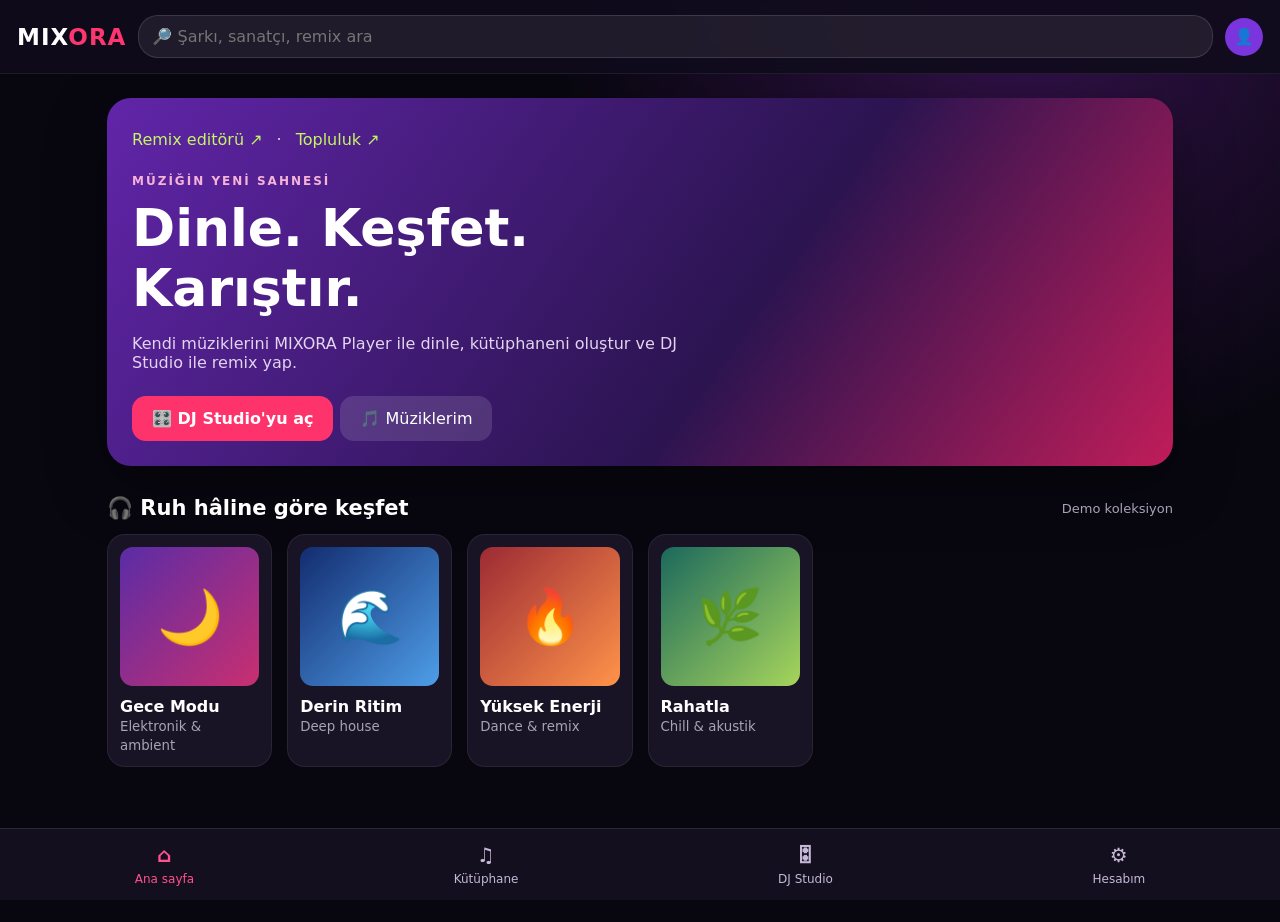
<file: index.html>
<!doctype html><html lang="tr"><head><meta charset="utf-8"><meta name="viewport" content="width=device-width,initial-scale=1,viewport-fit=cover"><meta name="theme-color" content="#0a0712"><title>MIXORA · AI DJ Studio</title><style>
:root{color-scheme:dark;font-family:system-ui,-apple-system,sans-serif;background:#080710;color:#fff}*{box-sizing:border-box}body{margin:0;background:radial-gradient(circle at 80% 0%,#35124d 0,transparent 34%),#080710}button,input{font:inherit}button{cursor:pointer;border:0;color:inherit}header{position:sticky;top:0;z-index:10;display:flex;align-items:center;gap:12px;padding:15px 17px;background:#100b1ce8;backdrop-filter:blur(15px);border-bottom:1px solid #ffffff12}.logo{font-weight:900;letter-spacing:1px;font-size:23px}.logo span{color:#fc366e}.search{flex:1;min-width:0;border:1px solid #ffffff20;background:#ffffff12;color:white;border-radius:20px;padding:11px 13px}.avatar{background:#7b35dd;width:38px;height:38px;border-radius:50%}.wrap{max-width:1100px;margin:auto;padding:24px 17px 155px}.hero{padding:25px;border-radius:24px;background:linear-gradient(125deg,#6125a9,#2b1450 60%,#c01d59);box-shadow:0 20px 60px #0006}.eyebrow{font-size:12px;font-weight:800;letter-spacing:2px;color:#f6b3d7}.hero h1{font-size:clamp(29px,5vw,52px);margin:10px 0}.hero p{color:#e3d4ef;max-width:550px}.cta{background:#ff336c;padding:13px 20px;border-radius:14px;font-weight:800;margin-top:8px}.outline{background:#ffffff20;padding:13px 20px;border-radius:14px;margin-left:7px}.section{margin:30px 0 14px;display:flex;justify-content:space-between;align-items:center}.section h2{margin:0;font-size:21px}.muted{color:#a9a2b7;font-size:13px}.grid{display:grid;grid-template-columns:repeat(auto-fill,minmax(155px,1fr));gap:15px}.card{background:#191425;border:1px solid #ffffff12;border-radius:18px;padding:12px;text-align:left;min-width:0}.cover{aspect-ratio:1;border-radius:13px;display:grid;place-items:center;font-size:53px;background:linear-gradient(135deg,#5a2ca6,#c92f70)}.card:nth-child(2) .cover{background:linear-gradient(135deg,#132c70,#4e9ee8)}.card:nth-child(3) .cover{background:linear-gradient(135deg,#9c2a34,#ff934a)}.card:nth-child(4) .cover{background:linear-gradient(135deg,#1c695d,#a6d55b)}.card strong{display:block;margin-top:11px}.card small{color:#a9a2b7}.videos{display:grid;grid-template-columns:repeat(auto-fit,minmax(230px,1fr));gap:15px}.video{background:#191425;border:1px solid #ffffff12;border-radius:17px;padding:0;overflow:hidden;text-align:left}.thumb{height:145px;display:grid;place-items:center;font-size:50px;background:linear-gradient(130deg,#3b144c,#c12358)}.video:nth-child(2) .thumb{background:linear-gradient(130deg,#163d65,#5c34ac)}.video strong{display:block;padding:13px}.studio{display:none}.decks{display:grid;grid-template-columns:1fr 1fr;gap:15px}.deck{border:1px solid #704c9d;background:#1a1229;border-radius:20px;padding:17px;min-width:0}.deck h3{margin:0 0 14px}.deck input[type=file]{width:100%;font-size:12px}.deck audio{width:100%;margin:15px 0}.deck label{display:block;font-size:13px;color:#bdb1cd}.deck input[type=range]{width:100%;accent-color:#fa3e88}.mixer{margin-top:18px;background:#24152f;padding:20px;border-radius:20px;text-align:center}.mixer input{width:100%;accent-color:#ff3e81}.tabs{position:fixed;bottom:0;left:0;right:0;z-index:12;display:flex;justify-content:space-around;padding:13px 5px calc(13px + env(safe-area-inset-bottom));background:#151020f5;border-top:1px solid #ffffff1a;backdrop-filter:blur(14px)}.tabs button{background:none;color:#c5b8d7;font-size:12px;display:flex;flex-direction:column;align-items:center;gap:5px}.tabs b{font-size:20px}.tabs .active{color:#ff518c}.player{position:fixed;bottom:calc(72px + env(safe-area-inset-bottom));left:10px;right:10px;max-width:1080px;margin:auto;z-index:11;background:#39204f;border:1px solid #ffffff24;border-radius:16px;padding:12px;display:none;align-items:center;gap:12px}.player button{background:#ff3a79;border-radius:12px;padding:8px;flex-shrink:0}.player{gap:6px;flex-wrap:wrap}.player .info{flex-basis:90px}.player strong{font-size:12px;overflow-wrap:anywhere}@media(max-width:540px){.player button{padding:7px;font-size:14px}}.player .info{flex:1;min-width:0}.player small{display:block;color:#d5c0df}.player{flex-wrap:wrap;box-shadow:0 15px 50px #000a;background:linear-gradient(115deg,#412054,#221831);border:1px solid #e958a744}.player .info strong{display:block;white-space:nowrap;overflow:hidden;text-overflow:ellipsis}.player button{min-width:36px;min-height:38px;padding:7px;border-radius:10px}.player button[aria-pressed="true"]{background:#a43ae6}.mixora-progress{flex:0 0 100%;display:flex;align-items:center;gap:9px;font-size:11px;color:#d5c4e4}.mixora-progress input{flex:1;min-width:0;accent-color:#ff468e;height:20px}.player .info{flex-basis:140px}@media(max-width:540px){.player{gap:5px;padding:10px 9px}.player button{min-width:31px;padding:5px}.player .info{flex-basis:95px}.player .info strong{font-size:12px}}.hide{display:none!important}.empty{padding:25px;border-radius:16px;background:#1b1525;color:#c3b9cd}.notice{font-size:12px;color:#c8b7d9;line-height:1.6;margin-top:16px}@media(max-width:540px){.decks{grid-template-columns:1fr}.hero{padding:21px}.outline{margin:8px 0 0}.grid{grid-template-columns:repeat(2,minmax(0,1fr))}}

.ai-panel{margin-top:20px;border:1px solid #874bb6;background:linear-gradient(135deg,#261637,#141121);border-radius:22px;padding:20px}.ai-head{display:flex;gap:12px;align-items:center}.ai-badge{background:#7e36c5;padding:9px;border-radius:12px;font-size:23px}.ai-panel h2{margin:0;font-size:21px}.ai-panel p{color:#bcb1d1;line-height:1.5}.mode-row{display:flex;gap:8px;flex-wrap:wrap;margin:16px 0}.mode-btn{padding:11px 15px;border-radius:12px;background:#ffffff13;border:1px solid #ffffff1c}.mode-btn.selected{background:#a537e5;border-color:#ce86f8}.metadata{display:grid;grid-template-columns:repeat(3,1fr);gap:8px;margin:12px 0}.metadata label{font-size:12px;color:#c6b4d7}.metadata input,.metadata select{width:100%;margin-top:6px;background:#100d1d;color:white;border:1px solid #664b80;border-radius:9px;padding:10px 7px}.smart-actions{display:flex;gap:9px;flex-wrap:wrap}.smart-actions button{background:#a93ae6;border-radius:12px;padding:11px 14px;font-weight:700}.smart-actions button.secondary{background:#ffffff1b}.suggestion{padding:14px;margin:12px 0;border-radius:14px;background:#ffffff0e;border:1px solid #ffffff18}.suggestion strong{color:#f5d4ff}.suggestion small{display:block;margin-top:6px;color:#bfb1d1;line-height:1.6}.suggestion button{margin-top:9px;background:#e44791;border-radius:10px;padding:9px 12px}.result{margin-top:12px;border-radius:12px;padding:12px;background:#160e24;border:1px solid #754799;line-height:1.6}.range-row{display:flex;align-items:center;gap:12px}.range-row input{flex:1;accent-color:#d342ec}.deck-tools{display:flex;gap:8px;margin:10px 0;flex-wrap:wrap}.deck-tools button{background:#ffffff1b;padding:9px 11px;border-radius:10px}.ai-note{font-size:12px!important;color:#bcb0ca!important}.hide-mode{display:none!important}@media(max-width:540px){.metadata{grid-template-columns:1fr 1fr}.ai-panel{padding:15px}}
.hero>p:first-child{margin:0 0 18px;display:flex;gap:14px;flex-wrap:wrap;align-items:center}.hero>p:first-child a{display:inline-block;padding:7px 0;text-decoration:none}.bpm-chip{margin:9px 0;color:#f4b5ff;font-weight:750;font-size:13px}.bpm-help{font-size:12px;color:#baaacb;line-height:1.5}</style></head><body><header><div class="logo">MIX<span>ORA</span></div><input id="search" class="search" placeholder="🔎 Şarkı, sanatçı, remix ara"><button class="avatar" id="profileBtn" title="Profil">👤</button></header><main class="wrap"><section id="home"><div class="hero"><p><a style="color:#c5f564" href="Remix.html">Remix editörü ↗</a> · <a style="color:#c5f564" href="community.html">Topluluk ↗</a></p><div class="eyebrow">MÜZİĞİN YENİ SAHNESİ</div><h1>Dinle. Keşfet.<br>Karıştır.</h1><p>Kendi müziklerini MIXORA Player ile dinle, kütüphaneni oluştur ve DJ Studio ile remix yap.</p><button class="cta" id="goStudio">🎛️ DJ Studio'yu aç</button><button class="outline" id="goLibrary">🎵 Müziklerim</button></div><div class="section"><h2>🎧 Ruh hâline göre keşfet</h2><span class="muted">Demo koleksiyon</span></div><div class="grid" id="genres"><div class="card"><div class="cover">🌙</div><strong>Gece Modu</strong><small>Elektronik & ambient</small></div><div class="card"><div class="cover">🌊</div><strong>Derin Ritim</strong><small>Deep house</small></div><div class="card"><div class="cover">🔥</div><strong>Yüksek Enerji</strong><small>Dance & remix</small></div><div class="card"><div class="cover">🌿</div><strong>Rahatla</strong><small>Chill & akustik</small></div></div></section><section id="library" class="hide"><h1>📚 Müzik Kütüphanem</h1><p class="muted">Cihazındaki ses dosyalarını ekle. Dosyalar sunucuya yüklenmez.</p><input type="file" id="libraryFiles" multiple><div id="songList" style="margin-top:20px" class="empty">Henüz müzik eklenmedi.</div></section><section id="studio" class="studio"><h1>🎛️ DJ Studio</h1><p class="muted">İki ayrı şarkı yükle, aynı anda çal ve geçişi yönet.</p><div class="decks"><div class="deck"><h3>🟣 DECK A</h3><input type="file" id="fileA"><div id="nameA" class="muted">Şarkı seçilmedi</div><div class="bpm-chip" id="bpmChipA">🥁 BPM: ölçülmedi</div><small id="statusA" class="muted">MP3, M4A, WAV dosyası seçebilirsin.</small><audio id="audioA" controls preload="metadata"></audio><label>Ses seviyesi <span id="volTextA">100%</span></label><input id="volA" type="range" min="0" max="100" value="100"></div><div class="deck"><h3>🔴 DECK B</h3><input type="file" id="fileB"><div id="nameB" class="muted">Şarkı seçilmedi</div><div class="bpm-chip" id="bpmChipB">🥁 BPM: ölçülmedi</div><small id="statusB" class="muted">MP3, M4A, WAV dosyası seçebilirsin.</small><audio id="audioB" controls preload="metadata"></audio><label>Ses seviyesi <span id="volTextB">100%</span></label><input id="volB" type="range" min="0" max="100" value="100"></div></div><div class="ai-panel"><div class="ai-head"><div class="ai-badge">✦</div><div><h2>MIXORA Akıllı DJ</h2><span class="muted">Şarkı seçimi · uyum analizi · otomatik geçiş</span></div></div><div class="mode-row"><button class="mode-btn selected" data-mode="manual">🎛 Manuel</button><button class="mode-btn" data-mode="smart">✦ Akıllı Öneri</button><button class="mode-btn" data-mode="hybrid">⚡ Hibrit</button></div><p id="modeDescription">İki parçayı kendin seç, geçişi crossfader ile yönet.</p><div id="smartArea" class="hide-mode"><p>Parçaların BPM, müzikal ton ve enerji değerlerini biliyorsan gir. BPM değerlerini ses dosyasından yaklaşık ölçebiliriz. Ton ve enerji şimdilik manuel girilir.</p><div class="metadata"><label>A · BPM<input id="bpmA" type="number" min="40" max="240" placeholder="Örn. 90"></label><label>A · Ton<select id="keyA"></select></label><label>A · Enerji<select id="energyA"><option value="">Bilinmiyor</option><option value="1">Sakin</option><option value="2">Orta</option><option value="3">Yüksek</option></select></label><label>B · BPM<input id="bpmB" type="number" min="40" max="240" placeholder="Örn. 95"></label><label>B · Ton<select id="keyB"></select></label><label>B · Enerji<select id="energyB"><option value="">Bilinmiyor</option><option value="1">Sakin</option><option value="2">Orta</option><option value="3">Yüksek</option></select></label></div><div class="smart-actions"><button id="detectBpm">🥁 BPM otomatik ölç</button><button id="analyze">✦ Uyum analizi yap</button><button class="secondary" id="recommend">🎶 Kütüphanemden öner</button></div><div id="bpmStatus" class="result" aria-live="polite">BPM ölçmek için iki şarkı yükle ve “BPM otomatik ölç”e dokun. Ölçüm yaklaşık sonuç verir.</div><div id="analysisResult" class="result" aria-live="polite">İki şarkıyı yükle, bilgileri gir ve analiz et.</div><div id="recommendations"></div><div id="hybridTools" class="hide-mode"><h3>⚡ Otomatik geçiş</h3><p class="muted">Çalan A parçasından B parçasına eşit güçlü ses eğrisiyle geçiş.</p><div class="range-row"><label for="transitionSeconds">Süre</label><input type="range" id="transitionSeconds" min="2" max="20" value="8"><strong id="transitionLabel">8 sn</strong></div><div class="smart-actions"><button id="autoTransition">✨ Geçişi başlat</button><button class="secondary" id="cancelTransition">İptal et</button></div><div id="transitionStatus" class="muted" style="margin-top:9px">Hazır</div></div></div><p class="ai-note">Bu sürümde “akıllı” öneriler kurallı hesaplamadır; gerçek bir üretken yapay zekâ servisine bağlı değildir. Puanlar yaklaşık müzikal uyum göstergesidir, garanti değildir.</p></div><div class="ai-panel" id="tempoStudio"><div class="ai-head"><div class="ai-badge">🥁</div><div><h2>Tempo & Ritim Laboratuvarı</h2><span class="muted">MIXORA 0.4 · Manuel tempo kontrolü ve ritim rehberi</span></div></div><p class="muted">BPM ölçümünden sonra önerilen tempo oranını hesapla. Uygulamak isteğe bağlıdır. Tarayıcıdaki hız değişimi bazı cihazlarda ses kalitesini etkileyebilir.</p><div class="smart-actions"><button id="tempoSuggest">🎯 Tempo öner</button><button id="tempoApply">🎚️ Öneriyi B'ye uygula</button><button class="secondary" id="tempoReset">↩️ Hızları sıfırla</button></div><div class="metadata"><label>A · Oynatma hızı <input id="rateA" type="range" min="75" max="125" value="100" step="1"><span id="rateTextA">1.00×</span></label><label>B · Oynatma hızı <input id="rateB" type="range" min="75" max="125" value="100" step="1"><span id="rateTextB">1.00×</span></label></div><div id="tempoAdvice" class="result" aria-live="polite">BPM değerlerini ölç, ardından Tempo öner'e bas. Geçiş başlangıcını kulakla kontrol et.</div><div class="smart-actions"><button id="beatGuide">🥁 Vuruş aralığını göster</button><button class="secondary" id="beatAlign">🎯 B'yi sonraki vuruşta başlat</button></div><p class="bpm-help">Vuruş rehberi BPM'den süre hesaplar; gerçek ilk vuruşu veya müzik cümlelerini henüz tespit etmez. “Sonraki vuruş” A'nın başlangıcını referans alır, kesin ritim senkronizasyonu değildir.</p></div><div class="mixer"><h3>⚡ CROSSFADER</h3><p class="muted">Sol: A · Orta: ikisi · Sağ: B</p><input id="cross" type="range" min="0" max="100" value="50"><p id="crossText">A 50% · B 50%</p><button class="cta" id="playBoth">▶️ İkisini çal</button><button class="outline" id="pauseBoth">⏸️ Duraklat</button></div><p class="notice">Bu ilk sürümde iki parçayı aynı anda oynatma ve ses geçişi çalışır. Yaklaşık BPM ölçümü, manuel tempo kontrolü ve BPM tabanlı vuruş rehberi eklendi. Gerçek vuruş tespiti, ses kalitesi korunarak tempo eşitleme, otomatik ton tespiti henüz yok. Canlı miks kaydı tarayıcı desteğine bağlıdır. iPhone'da dosya türü ve tarayıcı kısıtlamaları olabilir.</p></section><section id="account" class="hide"><h1>👤 Hesabım</h1><div class="empty"><a style="color:#c5f564" href="community.html">Hesap ve profil sayfasını aç ↗</a><p>Hesaplar, sunucuyla çalışan topluluk sayfasında yönetilir.</p></div><h2>⚙️ Ayarlar</h2><p class="muted">Tema: Neon Cinema · Dil: Türkçe · Sürüm: 0.4.0</p></section></main><div class="player" id="player"><div>🎵</div><div class="info"><strong id="playerName">Müzik</strong><small>Yerel dosya</small></div><button id="playerShuffle" title="Karışık çal" aria-label="Karışık çal" aria-pressed="false">🔀</button><button id="playerPrev" title="Önceki şarkı" aria-label="Önceki şarkı">⏮</button><button id="playerToggle" aria-label="Oynat veya duraklat">⏸</button><button id="playerNext" title="Sonraki şarkı" aria-label="Sonraki şarkı">⏭</button><button id="playerRepeat" title="Tekrarla" aria-label="Tekrarla" aria-pressed="false">🔁</button><audio id="libraryAudio" preload="metadata"></audio><div class="mixora-progress"><span id="playerElapsed">0:00</span><input type="range" id="playerSeek" min="0" max="1000" value="0" aria-label="Şarkıda ileri geri sar"><span id="playerDuration">0:00</span></div></div><nav class="tabs"><button data-tab="home" class="active"><b>⌂</b>Ana sayfa</button><button data-tab="library"><b>♫</b>Kütüphane</button><button data-tab="studio"><b>🎛</b>DJ Studio</button><button data-tab="account"><b>⚙</b>Hesabım</button></nav><script>
const $=id=>document.getElementById(id);const tabs=['home','library','studio','account'];function show(tab){tabs.forEach(t=>{$(t).classList.toggle('hide',t!==tab);if(t==='studio')$(t).style.display=t===tab?'block':'none'});document.querySelectorAll('[data-tab]').forEach(b=>b.classList.toggle('active',b.dataset.tab===tab));window.scrollTo(0,0)}document.querySelectorAll('[data-tab]').forEach(b=>b.onclick=()=>show(b.dataset.tab));$('goStudio').onclick=()=>show('studio');$('goLibrary').onclick=()=>show('library');$('profileBtn').onclick=()=>show('account');$('search').oninput=()=>{clearTimeout(window.mixoraSearchTimer);window.mixoraSearchTimer=setTimeout(()=>searchMixora($('search').value),350)};let urls=[];function urlFor(file){let u=URL.createObjectURL(file);urls.push(u);return u}for(const id of ['A','B']){$('file'+id).onchange=e=>{const f=e.target.files[0];if(!f)return;const ok=/\.(mp3|m4a|wav|aac|ogg|flac)$/i.test(f.name)||f.type.startsWith('audio/');if(!ok){$('status'+id).textContent='Bu dosya ses dosyası değil. MP3 veya M4A seç.';return}const a=$('audio'+id);window.mixoraFiles=window.mixoraFiles||{};window.mixoraFiles[id]=f;$('bpmChip'+id).textContent='🥁 BPM: ölçülmedi';$('bpm'+id).value='';a.src=urlFor(f);a.load();$('name'+id).textContent=f.name;$('status'+id).textContent='Dosya seçildi; oynatmayı dene.';a.onerror=()=>$('status'+id).textContent='Dosya seçildi ama Safari bu ses biçimini oynatamıyor.';a.onloadedmetadata=()=>$('status'+id).textContent='✓ Yüklendi · '+Math.round(a.duration||0)+' saniye';applyCross()};$('vol'+id).oninput=()=>{ $('volText'+id).textContent=$('vol'+id).value+'%';applyCross()}}var deckContext,deckGains,deckEQ,deckMaster,deckRecordStream;function initDeckAudio(){if(!deckContext){deckContext=new (window.AudioContext||window.webkitAudioContext)();deckGains={};deckEQ={};deckMaster=deckContext.createDynamicsCompressor();deckMaster.threshold.value=-6;deckMaster.ratio.value=12;deckMaster.connect(deckContext.destination);deckRecordStream=deckContext.createMediaStreamDestination();deckMaster.connect(deckRecordStream);for(const id of ['A','B']){const gain=deckContext.createGain();const low=deckContext.createBiquadFilter(),mid=deckContext.createBiquadFilter(),high=deckContext.createBiquadFilter();low.type='lowshelf';low.frequency.value=250;mid.type='peaking';mid.frequency.value=1000;mid.Q.value=.7;high.type='highshelf';high.frequency.value=4000;deckContext.createMediaElementSource($('audio'+id)).connect(low).connect(mid).connect(high).connect(gain).connect(deckMaster);deckEQ[id]={low,mid,high};deckGains[id]=gain;$('audio'+id).volume=1;}}deckContext.resume().catch(()=>{});applyCross()}for(const id of ['A','B'])$('audio'+id).addEventListener('play',initDeckAudio);function applyCross(){const x=+$('cross').value/100;const a=Math.cos(x*Math.PI/2),b=Math.sin(x*Math.PI/2);if(deckGains){deckGains.A.gain.setTargetAtTime(a*+$('volA').value/100,deckContext.currentTime,.01);deckGains.B.gain.setTargetAtTime(b*+$('volB').value/100,deckContext.currentTime,.01);}else{$('audioA').volume=Math.min(1,a*+$('volA').value/100);$('audioB').volume=Math.min(1,b*+$('volB').value/100);}$('crossText').textContent='A '+Math.round(a*100)+'% · B '+Math.round(b*100)+'%'}$('cross').oninput=applyCross;applyCross();$('playBoth').onclick=async()=>{window.mixoraBeatStartScheduler?.cancel();initDeckAudio();const tracks=[$('audioA'),$('audioB')].filter(a=>a.src);if(!tracks.length){alert('Önce iki kanaldan en az birine müzik yükle.');return}await Promise.allSettled(tracks.map(a=>a.play()))};$('pauseBoth').onclick=()=>{window.mixoraBeatStartScheduler?.cancel();$('audioA').pause();$('audioB').pause()};const searchPanel=document.createElement('section');searchPanel.id='mixoraSearchResults';searchPanel.className='hide';searchPanel.style.cssText='margin:18px 0 24px;padding:16px;border:1px solid #ffffff1a;border-radius:18px;background:#160f22';searchPanel.innerHTML='<div class="section"><h2>🔎 MIXORA Arama</h2><button id="mixoraSearchClose" class="outline">Kapat</button></div><p id="mixoraSearchStatus" class="muted" role="status"></p><div id="mixoraSearchItems" class="grid"></div>';
document.querySelector('#home .hero').after(searchPanel);
$('mixoraSearchClose').onclick=()=>{searchPanel.classList.add('hide');$('search').value=''};
let mixoraSearchSeq=0;
async function searchMixora(raw){const q=raw.trim().toLocaleLowerCase('tr'),seq=++mixoraSearchSeq;if(!q){searchPanel.classList.add('hide');return}show('home');searchPanel.classList.remove('hide');const box=$('mixoraSearchItems');box.replaceChildren();$('mixoraSearchStatus').textContent='MIXORA kataloğunda aranıyor…';let count=0;const add=(title,subtitle,action)=>{count++;const b=document.createElement('button');b.className='card';const art=document.createElement('div');art.className='cover';art.textContent='🎵';const name=document.createElement('strong');name.textContent=title;const sub=document.createElement('small');sub.textContent=subtitle;b.append(art,name,sub);b.onclick=action;box.append(b)};
for(let i=0;i<songs.length;i++)if(songs[i].name.toLocaleLowerCase('tr').includes(q))add(songs[i].name,'Kendi kütüphanem',()=>playSong(i));
try{const response=await fetch('/api/posts?offset=0&q='+encodeURIComponent(raw.trim()));if(!response.ok)throw Error('Topluluk araması kullanılamıyor');const data=await response.json();if(seq!==mixoraSearchSeq)return;for(const p of data.posts||[]){if([p.title,p.description,p.name].some(v=>String(v||'').toLocaleLowerCase('tr').includes(q))){add(p.title,p.name+' · Topluluk remixi',()=>{const a=$('libraryAudio');a.src='/api/posts/'+encodeURIComponent(p.id)+'/audio';$('playerName').textContent=p.title;$('player').style.display='flex';currentSong=-1;a.play().catch(()=>{});});}}$('mixoraSearchStatus').textContent=count?count+' eşleşme bulundu (kişisel dosyalar ve katalogdaki ilk 20 sonuç).':'Eşleşme bulunamadı. Lisanslı sanatçı kataloğu henüz eklenmedi.'}catch(e){if(seq===mixoraSearchSeq)$('mixoraSearchStatus').textContent=count?count+' yerel eşleşme bulundu. Topluluk araması şu an kullanılamıyor.':'Topluluk araması şu an kullanılamıyor.'}}
const songs=[];let currentSong=-1,shuffle=false,repeat=false;
$('libraryFiles').accept='audio/*,.mp3,.m4a,.wav,.aac,.ogg,.flac';
$('libraryFiles').onchange=e=>{for(const f of e.target.files){if(/\\.(mp3|m4a|wav|aac|ogg|flac)$/i.test(f.name)||f.type.startsWith('audio/'))songs.push({name:f.name,url:urlFor(f)})}renderSongs();e.target.value=''};
function playSong(i){if(i<0||i>=songs.length)return;currentSong=i;const a=$('libraryAudio');a.src=songs[i].url;$('playerName').textContent=songs[i].name;$('player').style.display='flex';a.play().then(()=>$('playerToggle').textContent='⏸').catch(()=>{$('playerToggle').textContent='▶️'});renderSongs()}
function nextSong(direction=1){if(!songs.length)return;if(shuffle&&songs.length>1){let n=currentSong;while(n===currentSong)n=Math.floor(Math.random()*songs.length);playSong(n)}else playSong((currentSong+direction+songs.length)%songs.length)}
function renderSongs(){const box=$('songList');box.replaceChildren();box.className='';if(!songs.length){box.className='empty';box.textContent='Henüz müzik eklenmedi. Dinlemek için cihazından ses dosyası ekle.';return}const query='';let matches=0;songs.forEach((song,i)=>{if(query&&!song.name.toLocaleLowerCase('tr').includes(query))return;matches++;const b=document.createElement('button');b.className='card';b.style.cssText='width:100%;display:block;margin:8px 0;color:white;border-color:'+(i===currentSong?'#ff518c':'#ffffff22');b.textContent=(i===currentSong?'♫ ':'▶️ ')+song.name;b.onclick=()=>playSong(i);box.append(b)})}
const mixoraClock=seconds=>{if(!Number.isFinite(seconds)||seconds<0)return '0:00';const n=Math.floor(seconds);return Math.floor(n/60)+':'+String(n%60).padStart(2,'0')};
const updateMixoraSeek=()=>{const a=$('libraryAudio'),duration=a.duration;const valid=Number.isFinite(duration)&&duration>0;$('playerSeek').disabled=!valid;$('playerSeek').value=valid?Math.round(a.currentTime/duration*1000):0;$('playerElapsed').textContent=mixoraClock(a.currentTime);$('playerDuration').textContent=mixoraClock(duration)};
$('libraryAudio').addEventListener('timeupdate',updateMixoraSeek);
$('libraryAudio').addEventListener('loadedmetadata',updateMixoraSeek);
$('libraryAudio').addEventListener('durationchange',updateMixoraSeek);
$('libraryAudio').addEventListener('play',()=>{$('playerToggle').textContent='⏸'});
$('libraryAudio').addEventListener('pause',()=>{$('playerToggle').textContent='▶️'});
$('playerSeek').oninput=e=>{const a=$('libraryAudio');if(Number.isFinite(a.duration)&&a.duration>0)a.currentTime=Number(e.target.value)/1000*a.duration};
$('playerToggle').onclick=()=>{const a=$('libraryAudio');if(a.paused){a.play().then(()=>$('playerToggle').textContent='⏸').catch(()=>{})}else{a.pause();$('playerToggle').textContent='▶️'}};
$('libraryAudio').onended=()=>{if(repeat){$('libraryAudio').currentTime=0;$('libraryAudio').play().catch(()=>{})}else if(currentSong>=0&&songs.length>1)nextSong();else $('playerToggle').textContent='▶️'};
$('playerPrev').onclick=()=>nextSong(-1);$('playerNext').onclick=()=>nextSong(1);
$('playerShuffle').onclick=()=>{shuffle=!shuffle;$('playerShuffle').setAttribute('aria-pressed',String(shuffle));$('playerShuffle').style.background=shuffle?'#aa3bea':''};
$('playerRepeat').onclick=()=>{repeat=!repeat;$('playerRepeat').setAttribute('aria-pressed',String(repeat));$('playerRepeat').style.background=repeat?'#aa3bea':''};
window.addEventListener('pagehide',e=>{if(!e.persisted)urls.forEach(u=>URL.revokeObjectURL(u))});

// MIXORA 0.2: manual / smart suggestions / hybrid transition
const modes={manual:'İki parçayı kendin seç, geçişi crossfader ile yönet.',smart:'İki şarkının bilgilerini gir, uyum tahmini ve kütüphanenden öneriler al.',hybrid:'Önerileri değerlendir; otomatik geçişi başlat, istersen manuel müdahale et.'};
let activeMode='manual';
function selectMode(mode){activeMode=mode;document.querySelectorAll('[data-mode]').forEach(b=>b.classList.toggle('selected',b.dataset.mode===mode));$('modeDescription').textContent=modes[mode];$('smartArea').classList.toggle('hide-mode',mode==='manual');$('hybridTools').classList.toggle('hide-mode',mode!=='hybrid')}
document.querySelectorAll('[data-mode]').forEach(b=>b.onclick=()=>selectMode(b.dataset.mode));
const keys=['C','C♯','D','D♯','E','F','F♯','G','G♯','A','A♯','B'];
for(const id of ['keyA','keyB']){const sel=$(id);sel.add(new Option('Bilinmiyor',''));for(let i=0;i<12;i++)for(const type of ['maj','min'])sel.add(new Option(keys[i]+' '+(type==='maj'?'Majör':'Minör'),i+':'+type))}
function trackMeta(which){return {name:$('name'+which).textContent,bpm:Number($('bpm'+which).value),key:$('key'+which).value,energy:Number($('energy'+which).value)}}
function match(a,b){let parts=[],weighted=0,total=0;const add=(score,weight)=>{weighted+=score*weight;total+=weight};if(a.bpm>=40&&b.bpm>=40){let d=Math.abs(a.bpm-b.bpm);let ratio=Math.min(d,Math.abs(a.bpm*2-b.bpm),Math.abs(b.bpm*2-a.bpm));let score=Math.max(0,100-ratio*4);add(score,45);parts.push('Tempo farkı: '+Math.round(d)+' BPM'+(ratio<d?' (yarım/çift tempo olasılığı)':''))}if(a.key&&b.key){let [ka,ta]=a.key.split(':'),[kb,tb]=b.key.split(':');ka=+ka;kb=+kb;let dist=Math.min((ka-kb+12)%12,(kb-ka+12)%12);let compatible=(ka===kb&&ta===tb)||(ta===tb&&[5,7].includes(dist))||(ta!==tb&&((ta==='maj'&&(ka+9)%12===kb)||(tb==='maj'&&(kb+9)%12===ka)));add(compatible?100:Math.max(15,80-dist*13),35);parts.push(compatible?'Tonlar armonik olarak yakın görünüyor.':'Tonlar arasında geçişte dikkat gerekebilir.')}if(a.energy&&b.energy){let gap=Math.abs(a.energy-b.energy);add(100-gap*35,20);parts.push(gap===0?'Enerji seviyeleri eşleşiyor.':'Enerji seviyeleri farklı; geçiş türünü buna göre seç.')};return {score:total?Math.round(weighted/total):null,parts,coverage:total}}
$('analyze').onclick=()=>{let a=trackMeta('A'),b=trackMeta('B');if(!$('audioA').src||!$('audioB').src){$('analysisResult').textContent='Önce A ve B kanallarına iki şarkı yükle.';return}let r=match(a,b);$('analysisResult').textContent=r.score===null?'Analiz için en az bir ortak bilgi çifti gir: BPM, ton veya enerji.':'Tahmini uyum: '+r.score+'/100 · '+r.parts.join(' ')+' (Mevcut bilgilerin '+r.coverage+'% ağırlığı değerlendirildi.)'};
$('recommend').onclick=()=>{const box=$('recommendations');box.replaceChildren();if(!songs.length){box.textContent='Öneri için önce Kütüphane bölümüne şarkı ekle. Kütüphane parçalarının BPM/ton verileri henüz bulunmadığından öneriler dosya adlarına dayalı keşif önerisidir.';return}const source=$('audioA').src;let candidates=songs.filter(s=>s.url!==source);if(!candidates.length){box.textContent='Öneri için kütüphanene farklı bir şarkı daha ekle.';return}let intro=document.createElement('p');intro.textContent='Kütüphanendeki alternatifler (uyum sıralaması değil):';box.append(intro);candidates.slice(0,6).forEach(s=>{let row=document.createElement('div');row.className='suggestion';let title=document.createElement('strong');title.textContent='🎵 '+s.name;let detail=document.createElement('small');detail.textContent='BPM ve ton bilgisi olmadığı için uyum puanı hesaplanamadı. B kanalına alıp bilgilerini girerek analiz edebilirsin.';let btn=document.createElement('button');btn.textContent='B kanalında dene';btn.onclick=()=>{$('audioB').src=s.url;$('nameB').textContent=s.name;applyCross();$('analysisResult').textContent='Şarkı B kanalına eklendi. Bilgilerini girip uyum analizi yapabilirsin.';window.scrollTo({top:$('studio').offsetTop,behavior:'smooth'})};row.append(title,detail,btn);box.append(row)})};
let transitionFrame=0,transitionToken=0;
function cancelAuto(text='Geçiş iptal edildi.'){transitionToken++;if(transitionFrame)cancelAnimationFrame(transitionFrame);transitionFrame=0;$('transitionStatus').textContent=text}
$('transitionSeconds').oninput=()=>$('transitionLabel').textContent=$('transitionSeconds').value+' sn';
$('cancelTransition').onclick=()=>cancelAuto();
$('autoTransition').onclick=async()=>{initDeckAudio();if(!$('audioA').src||!$('audioB').src){$('transitionStatus').textContent='Önce iki şarkı yükle.';return}cancelAuto('Geçiş hazırlanıyor...');const token=transitionToken;const startX=Number($('cross').value);const seconds=Number($('transitionSeconds').value);$('cross').value=0;applyCross();try{await Promise.all([$('audioA').play(),$('audioB').play()])}catch(e){$('transitionStatus').textContent='Oynatma başlatılamadı; ses dosyalarını kontrol et.';return}if(token!==transitionToken)return;const started=performance.now();function frame(now){if(token!==transitionToken)return;const t=Math.min(1,(now-started)/(seconds*1000));$('cross').value=Math.round(t*100);applyCross();$('transitionStatus').textContent='Geçiş: %'+Math.round(t*100);if(t<1)transitionFrame=requestAnimationFrame(frame);else{$('transitionStatus').textContent='Geçiş tamamlandı. B kanalı aktif.';$('audioA').pause();transitionFrame=0}}transitionFrame=requestAnimationFrame(frame)};
$('cross').addEventListener('pointerdown',()=>{if(transitionFrame)cancelAuto('Manuel kontrol devralındı.')});
for(const id of ['fileA','fileB'])$(id).addEventListener('change',()=>{if(transitionFrame)cancelAuto('Yeni parça yüklendi.')});

// MIXORA 0.4 — adjustable playback speed and BPM-derived guidance.
let suggestedRate=null;
for(const id of ['A','B']){
  $('rate'+id).addEventListener('input',()=>{
    const rate=Number($('rate'+id).value)/100;
    $('audio'+id).playbackRate=rate;
    $('rateText'+id).textContent=rate.toFixed(2)+'×';
  });
}
$('tempoSuggest').onclick=()=>{
  const a=Number($('bpmA').value),b=Number($('bpmB').value);
  if(!(a>=40&&b>=40)){$('tempoAdvice').textContent='Önce Akıllı Öneri bölümünden iki parçanın BPM değerini ölç.';return}
  const candidates=[a/b,a/(2*b),2*a/b].filter(x=>x>=0.75&&x<=1.25);
  if(!candidates.length){suggestedRate=null;$('tempoAdvice').textContent=`A ${a} BPM, B ${b} BPM. %25 sınırında güvenli tempo eşleşmesi yok. Echo, kısa geçiş veya ritimsiz bölüm kullanmayı dene.`;return}
  suggestedRate=candidates.sort((x,y)=>Math.abs(x-1)-Math.abs(y-1))[0];
  const change=(suggestedRate-1)*100;
  $('tempoAdvice').textContent=`A ${a} BPM · B ${b} BPM. B için yaklaşık ${suggestedRate.toFixed(2)}× hız (${change>=0?'+':''}${change.toFixed(1)}%). ${Math.abs(change)>10?'Büyük hız değişimi duyulabilir; ritimsiz bir geçiş daha doğal olabilir.':'Kulakla dinleyip ritim başlangıcını manuel ayarla.'}`;
};
$('tempoApply').onclick=()=>{
  if(suggestedRate===null){$('tempoSuggest').click();if(suggestedRate===null)return}
  $('rateB').value=Math.round(suggestedRate*100);$('rateB').dispatchEvent(new Event('input'));
  $('tempoAdvice').textContent+=' · B hızı uygulandı. Bu işlem ses dosyasını değiştirmez.';
};
$('tempoReset').onclick=()=>{for(const id of ['A','B']){$('rate'+id).value=100;$('rate'+id).dispatchEvent(new Event('input'))}suggestedRate=null;$('tempoAdvice').textContent='Oynatma hızları normale döndürüldü.'};
$('beatGuide').onclick=()=>{const a=Number($('bpmA').value),b=Number($('bpmB').value);if(!a||!b){$('tempoAdvice').textContent='Önce BPM değerlerini ölç.';return}const aMs=60000/a,bMs=60000/(b*$('audioB').playbackRate);$('tempoAdvice').textContent=`A: her ${Math.round(aMs)} ms, B (seçili hızda): her ${Math.round(bMs)} ms bir tahmini vuruş. Bu yalnızca BPM süre hesabıdır; gerçek vuruş konumu ölçülmedi.`};
$('beatAlign').onclick=async()=>{const bpm=Number($('bpmA').value),audioA=$('audioA'),audioB=$('audioB'),file=window.mixoraFiles?.A;if(!(bpm>=40&&bpm<=240)||!file||!audioA.src||!audioB.src){$('tempoAdvice').textContent='Önce A/B dosyalarını yükle ve A BPM değerini 40–240 aralığında gir.';return}if(audioA.paused){$('tempoAdvice').textContent='Önce A parçasını çal. Faz analizi ardından B sonraki vuruşta başlayacak.';return}if(!window.MIXORABeatAlign){$('tempoAdvice').textContent='Vuruş analiz modülü yüklenemedi. Sayfayı yenile.';return}const button=$('beatAlign');button.disabled=true;const sourceA=audioA.src,sourceB=audioB.src;let origin=0,phaseNote='';const AudioContextClass=window.AudioContext||window.webkitAudioContext;let context;try{if(AudioContextClass){context=new AudioContextClass();const decoded=await context.decodeAudioData(await file.arrayBuffer());const phase=window.MIXORABeatAlign.estimateBeatPhase(decoded,bpm);if(phase&&phase.confidence>=.5&&phase.phaseMargin>=.12){origin=phase.beatOrigin;phaseNote='A vuruş fazı yerel ses analizinden bulundu ('+Math.round(phase.confidence*100)+'% saldırı uyumu, '+Math.round(phase.phaseMargin*100)+'% alternatif faz ayrımı). ';}else{phaseNote='Vuruş fazı belirsiz veya birden fazla grid ile uyumlu; 0 sn varsayımı kullanılacak. İlk vuruşu kulakla kontrol et. ';}}if(window.mixoraFiles?.A!==file||audioA.src!==sourceA||audioB.src!==sourceB||audioA.paused){$('tempoAdvice').textContent='Analiz sırasında parça değişti/durdu; başlatma iptal edildi.';return}if(!window.mixoraBeatStartScheduler)window.mixoraBeatStartScheduler=window.MIXORABeatAlign.createBeatScheduler();window.mixoraBeatStartScheduler.schedule(audioA,audioB,bpm,message=>{$('tempoAdvice').textContent=phaseNote+message},origin);}catch(error){$('tempoAdvice').textContent='A vuruş fazı analiz edilemedi: '+(error.message||'ses çözümlenemedi')+'. Dosyayı yeniden seçip dene.';}finally{if(context&&context.close)try{await context.close()}catch(_){}button.disabled=false}};

// MIXORA 0.3 — offline approximate tempo estimation. Files remain on device.
let bpmBusy=false;
function estimateDeckTempo(buffer){
  return analyzeTempo(buffer,0,Math.min(buffer.duration,30));
}
$('detectBpm').onclick=async()=>{
 if(bpmBusy)return;
 const files=window.mixoraFiles||{};
 if(!files.A&&!files.B){$('bpmStatus').textContent='Önce DECK A veya DECK B bölümüne MP3 yükle.';return}
 bpmBusy=true;$('detectBpm').disabled=true;
 const AudioContextClass=window.AudioContext||window.webkitAudioContext;
 if(!AudioContextClass){$('bpmStatus').textContent='Bu tarayıcı ses analizi desteklemiyor.';bpmBusy=false;$('detectBpm').disabled=false;return}
 const context=new AudioContextClass();
 try{
  for(const id of ['A','B']){
   const f=files[id];if(!f)continue;
   $('bpmStatus').textContent='🎧 '+id+' kanalı analiz ediliyor… ('+f.name+')';
   await new Promise(r=>setTimeout(r,60));
   try{
    const raw=await f.arrayBuffer();
    const decoded=await context.decodeAudioData(raw);
    const tempo=estimateDeckTempo(decoded);
    if(tempo?.ambiguous){
     $('bpm'+id).value='';
     const candidates=(tempo.candidateBpms||[tempo.bpm]).join('/');
     $('bpmChip'+id).textContent='🥁 BPM: belirsiz ('+candidates+')';
     $('bpmStatus').textContent=id+' için tempo belirsiz ('+candidates+' BPM olası). Otomatik öneri doldurulmadı; daha belirgin vuruşlu bölüm seç veya BPM’yi elle gir.';
    }else if(tempo){
     $('bpm'+id).value=tempo.bpm;$('bpmChip'+id).textContent='🥁 Tahmini BPM: '+tempo.bpm;
     $('bpmStatus').textContent=id+' için yaklaşık '+tempo.bpm+' BPM bulundu · saldırı uyumu '+Math.round(tempo.confidence*100)+'%.';
    }else{
     $('bpm'+id).value='';
     $('bpmChip'+id).textContent='🥁 BPM: belirlenemedi';
     $('bpmStatus').textContent=id+' için güvenilir BPM ölçülemedi. Manuel girebilirsin.';
    }
   }catch(err){$('bpmStatus').textContent=id+' analiz edilemedi: '+(err.message||'ses çözümlenemedi')}
  }
  if(files.A&&files.B&&$('bpmA').value&&$('bpmB').value){$('analyze').click();$('bpmStatus').textContent='✓ BPM değerleri dolduruldu. Aşağıda yaklaşık uyum sonucu var. Ton/enerji girersen değerlendirme gelişir.'}
 }finally{await context.close().catch(()=>{});bpmBusy=false;$('detectBpm').disabled=false}
};

// Live mixer controls use Web Audio gain/EQ, including on iOS where element.volume is limited.
const cuePoints={A:0,B:0};
for(const id of ['A','B']){
 const deck=$('file'+id).closest('.deck');
 const controls=document.createElement('div');controls.className='deck-tools';
 for(const [label,fn] of [
  ['Cue işaretle',()=>{cuePoints[id]=$('audio'+id).currentTime;$('status'+id).textContent='Cue: '+cuePoints[id].toFixed(1)+' sn';}],
  ['Cue’ya dön',()=>{$('audio'+id).currentTime=cuePoints[id];}],
  ['Parçayı döngüle',e=>{const audio=$('audio'+id);audio.loop=!audio.loop;e.target.textContent=audio.loop?'Döngü açık ✓':'Parçayı döngüle';e.target.setAttribute('aria-pressed',audio.loop);}]
 ]){const b=document.createElement('button');b.textContent=label;b.onclick=fn;controls.append(b);}
 deck.append(controls);
 for(const [band,label] of [['low','Bas'],['mid','Orta'],['high','Tiz']]){
  const wrap=document.createElement('label'),range=document.createElement('input'),output=document.createElement('span');
  range.type='range';range.min=-12;range.max=12;range.value=0;range.step=.5;range.setAttribute('aria-label',id+' '+label);
  wrap.append(document.createTextNode(label+' · '),output,range);output.textContent='0 dB';
  range.oninput=()=>{initDeckAudio();deckEQ[id][band].gain.setTargetAtTime(Number(range.value),deckContext.currentTime,.01);output.textContent=range.value+' dB';};deck.append(wrap);
 }
 $('file'+id).addEventListener('change',()=>{window.mixoraBeatStartScheduler?.cancel();cuePoints[id]=0;});
}
const recordingPanel=document.createElement('div');recordingPanel.className='mixer';
recordingPanel.innerHTML='<h3>Canlı miks kaydı</h3><button id="startRecording" class="cta">● Kayda başla</button><button id="stopRecording" class="outline" disabled>■ Kaydı bitir</button><p id="recordingStatus" class="muted" role="status">Kaydı başlat, parçaları çal ve miksini yap. En fazla 5 dakika.</p><audio id="recordingPreview" controls style="width:100%;display:none"></audio><a id="recordingDownload" style="color:#c5f564" hidden>Kaydı indir</a>';
$('studio').append(recordingPanel);
let recorder,recordTimer,recordUrl;
$('startRecording').onclick=async()=>{
 try{
  if(!window.MediaRecorder)throw Error('Bu tarayıcı canlı kaydı desteklemiyor; Remix editöründeki WAV dışa aktarmayı kullan.');
  initDeckAudio();await deckContext.resume();
  const mime=['audio/mp4','audio/webm;codecs=opus','audio/webm'].find(t=>MediaRecorder.isTypeSupported(t));
  if(!mime)throw Error('Desteklenen kayıt biçimi yok; WAV editörünü kullan.');
  recorder=new MediaRecorder(deckRecordStream.stream,{mimeType:mime});const chunks=[];
  recorder.ondataavailable=e=>{if(e.data.size)chunks.push(e.data);};
  recorder.onstop=()=>{clearTimeout(recordTimer);const blob=new Blob(chunks,{type:mime});if(recordUrl)URL.revokeObjectURL(recordUrl);recordUrl=URL.createObjectURL(blob);$('recordingPreview').src=recordUrl;$('recordingPreview').style.display='block';$('recordingDownload').href=recordUrl;$('recordingDownload').download='MIXORA-live.'+(mime.includes('mp4')?'m4a':'webm');$('recordingDownload').hidden=false;$('recordingStatus').textContent='Kayıt hazır. Dinle veya indir. WebM kayıtları topluluk yüklemesinde henüz desteklenmez; WAV editörünü kullanabilirsin.';$('startRecording').disabled=false;$('stopRecording').disabled=true;};
  recorder.onerror=()=>{$('recordingStatus').textContent='Kayıt sırasında hata oluştu.';if(recorder.state!=='inactive')recorder.stop();};
  recorder.start(1000);$('startRecording').disabled=true;$('stopRecording').disabled=false;$('recordingStatus').textContent='● Kayıt sürüyor. Şimdi parçaları çalabilirsin.';recordTimer=setTimeout(()=>{if(recorder.state!=='inactive')recorder.stop();},300000);
 }catch(e){$('recordingStatus').textContent=e.message;}
};
$('stopRecording').onclick=()=>{if(recorder?.state!=='inactive')recorder?.stop();};
window.addEventListener('pagehide',()=>{window.mixoraBeatStartScheduler?.cancel();if(recorder&&recorder.state!=='inactive')recorder.stop();});

</script><script src="assets/tempo.js"></script><script src="assets/beat-align.js"></script></body></html>
</file>
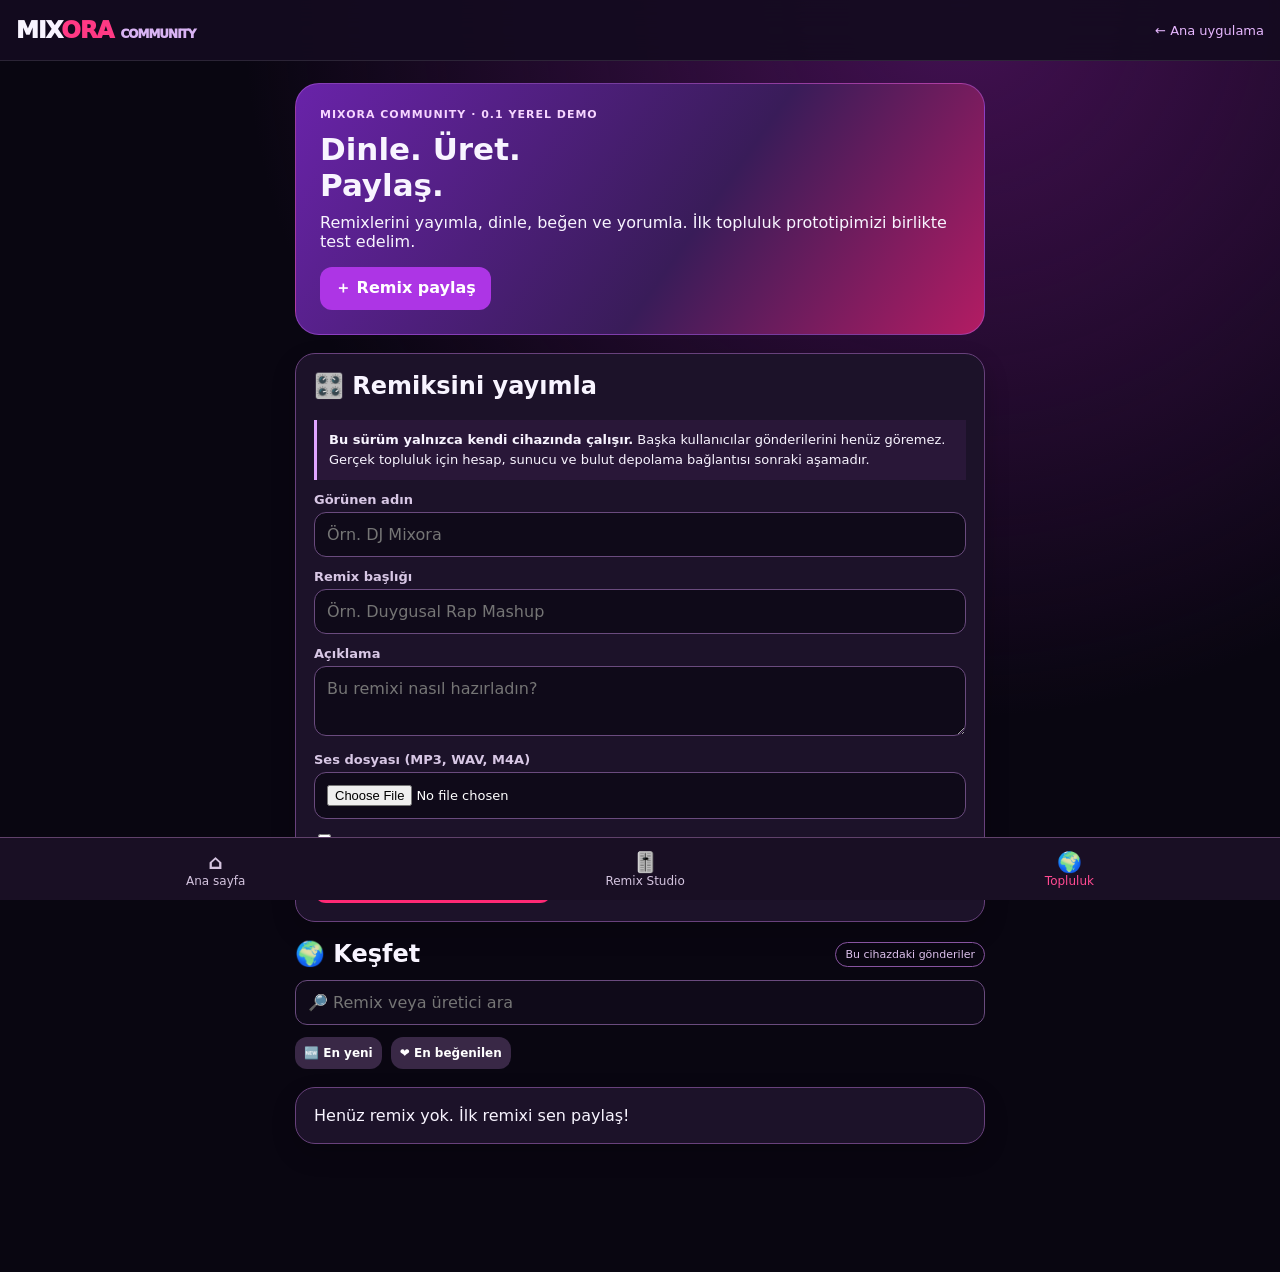
<file: local-community.html>
<!doctype html><html lang="tr"><head><meta charset="utf-8"><meta name="viewport" content="width=device-width,initial-scale=1,viewport-fit=cover"><meta name="theme-color" content="#12091c"><title>MIXORA Community · Beta</title><style>
:root{font-family:system-ui,-apple-system,Arial;color:#f8f4ff;background:#090611}*{box-sizing:border-box}body{margin:0;background:radial-gradient(circle at 75% 0,#431052 0,transparent 45%),#090611;padding-bottom:88px}header{position:sticky;top:0;background:#140b20ed;backdrop-filter:blur(15px);border-bottom:1px solid #ffffff1b;padding:17px 16px;display:flex;align-items:center;justify-content:space-between;z-index:3}h1,h2,h3,p{margin-top:0}.brand{font-size:23px;font-weight:1000;letter-spacing:-1px}.brand span{color:#ff3984}a{color:#e7b7ff;text-decoration:none}header a{font-size:13px}.wrap{max-width:720px;margin:auto;padding:22px 15px}.hero{padding:24px;border:1px solid #b35ce280;border-radius:24px;background:linear-gradient(125deg,#6923a9,#391c59 58%,#b31c63)}.hero h1{font-size:31px;margin:10px 0}.muted{color:#bdb0cc;font-size:13px;line-height:1.5}.pill{font-size:11px;font-weight:800;letter-spacing:1px;color:#f6d5ff}.card{background:#1c1229;border:1px solid #68417c;border-radius:20px;padding:18px;margin:18px 0;box-shadow:0 10px 25px #0003}label{display:block;color:#d8c7e5;font-size:13px;margin:12px 0 5px;font-weight:700}input,textarea,select{width:100%;border:1px solid #6a4b7e;border-radius:12px;background:#0f0a19;color:white;padding:12px;font:inherit}textarea{min-height:70px;resize:vertical}input[type=file]{font-size:13px}button,.btn{background:#ad35e5;border:0;border-radius:12px;color:white;padding:11px 15px;font-weight:800;cursor:pointer;font:inherit;font-weight:750}.secondary{background:#392846}.pink{background:#ff2975}.actions{display:flex;gap:9px;flex-wrap:wrap;margin-top:12px}.item{border:1px solid #57376b;background:#170e22;border-radius:18px;padding:17px;margin:12px 0}.row{display:flex;align-items:center;justify-content:space-between;gap:8px}.cover{width:56px;height:56px;border-radius:13px;background:linear-gradient(140deg,#af27e9,#f42978);display:grid;place-items:center;font-size:26px;flex-shrink:0}.name{font-weight:850;overflow-wrap:anywhere}.tiny{font-size:12px;color:#bdb0cc}audio{width:100%;height:44px;margin-top:12px}.hidden{display:none!important}.badge{border:1px solid #8753a0;padding:5px 9px;border-radius:20px;font-size:11px;color:#ddc1ed}.comments{margin-top:12px;border-top:1px solid #60446e;padding-top:12px}.comment{font-size:13px;padding:8px 0;border-bottom:1px solid #ffffff13;overflow-wrap:anywhere}.comment b{color:#efbaff}.status{padding:12px;background:#2b1c3b;border-radius:12px;font-size:13px;margin-top:12px}nav{position:fixed;bottom:0;left:0;right:0;background:#190f24;border-top:1px solid #60416b;display:flex;justify-content:space-around;padding:12px 6px calc(12px + env(safe-area-inset-bottom));z-index:4}nav a{font-size:12px;text-align:center;color:#d4c4df}nav a strong{display:block;font-size:20px}#search{margin-top:12px}.smallbtn{font-size:12px;padding:9px}.notice{border-left:3px solid #e0a5ff;padding:10px 12px;background:#291738;font-size:13px;line-height:1.55}
</style></head><body><header><div class="brand">MIX<span>ORA</span> <span style="font-size:12px;color:#d8b3f3">COMMUNITY</span></div><a href="index.html">← Ana uygulama</a></header><main class="wrap"><section class="hero"><div class="pill">MIXORA COMMUNITY · 0.1 YEREL DEMO</div><h1>Dinle. Üret.<br>Paylaş.</h1><p>Remixlerini yayımla, dinle, beğen ve yorumla. İlk topluluk prototipimizi birlikte test edelim.</p><button onclick="document.getElementById('publish').scrollIntoView({behavior:'smooth'})">＋ Remix paylaş</button></section>
<section class="card" id="publish"><h2>🎛️ Remiksini yayımla</h2><div class="notice"><b>Bu sürüm yalnızca kendi cihazında çalışır.</b> Başka kullanıcılar gönderilerini henüz göremez. Gerçek topluluk için hesap, sunucu ve bulut depolama bağlantısı sonraki aşamadır.</div><label>Görünen adın</label><input id="author" maxlength="40" placeholder="Örn. DJ Mixora"><label>Remix başlığı</label><input id="title" maxlength="90" placeholder="Örn. Duygusal Rap Mashup"><label>Açıklama</label><textarea id="description" maxlength="400" placeholder="Bu remixi nasıl hazırladın?"></textarea><label>Ses dosyası (MP3, WAV, M4A)</label><input type="file" id="audioFile" accept="audio/*,.mp3,.wav,.m4a,.aac"><label><input id="rights" type="checkbox" style="width:auto"> Bu kaydı paylaşmaya yetkim var.</label><div class="actions"><button class="pink" id="publishBtn">🚀 Yerel olarak yayımla</button></div><div id="msg" class="status hidden"></div></section>
<section><div class="row"><h2 style="margin:0">🌍 Keşfet</h2><span class="badge">Bu cihazdaki gönderiler</span></div><input id="search" placeholder="🔎 Remix veya üretici ara"><div class="actions"><button class="secondary smallbtn" data-sort="new">🆕 En yeni</button><button class="secondary smallbtn" data-sort="liked">❤️ En beğenilen</button></div><div id="feed"></div></section></main><nav><a href="index.html"><strong>⌂</strong>Ana sayfa</a><a href="Remix.html"><strong>🎚️</strong>Remix Studio</a><a href="community.html" style="color:#ff4a91"><strong>🌍</strong>Topluluk</a></nav><script>
'use strict';
const $=id=>document.getElementById(id);let db,sort='new',objectUrls=[];
const req=indexedDB.open('mixora-community-demo',1);
req.onupgradeneeded=e=>{let d=e.target.result;d.createObjectStore('posts',{keyPath:'id'})};
req.onerror=()=>show('Tarayıcı yerel depolamayı açamadı. Safari üzerinden tekrar dene.');
req.onsuccess=()=>{db=req.result;render()};
function show(s){$('msg').textContent=s;$('msg').classList.remove('hidden')}
function store(mode='readonly'){return db.transaction('posts',mode).objectStore('posts')}
function all(){return new Promise((resolve,reject)=>{const q=store().getAll();q.onsuccess=()=>resolve(q.result.map(p=>{if(p.fileBytes)p.file=new File([p.fileBytes],p.fileName||'MIXORA.wav',{type:p.fileType||'audio/wav'});return p}));q.onerror=()=>reject(q.error)})}
function mutate(action){return new Promise((resolve,reject)=>{const tx=db.transaction('posts','readwrite');action(tx.objectStore('posts'));tx.oncomplete=resolve;tx.onerror=()=>reject(tx.error);tx.onabort=()=>reject(tx.error||new Error('Kayıt iptal edildi.'))})}
async function save(p){const value={...p,fileBytes:await p.file.arrayBuffer(),fileName:p.file.name,fileType:p.file.type};delete value.file;return mutate(store=>store.put(value))}
function remove(id){return mutate(store=>store.delete(id))}
$('publishBtn').onclick=async()=>{
 if(!db)return show('Depolama hazır değil.');
 const author=$('author').value.trim(),title=$('title').value.trim(),file=$('audioFile').files[0];
 if(!author||!title||!file)return show('Adını, remix başlığını ve ses dosyasını seç.');
 if(!$('rights').checked)return show('Yalnızca paylaşmaya yetkili olduğun kayıtları ekleyebilirsin.');
 if(!(/\.(mp3|wav|m4a|aac)$/i.test(file.name)||file.type.startsWith('audio/')))return show('Desteklenen bir ses dosyası seç.');
 if(file.size>60*1024*1024)return show('Bu demo için dosya 60 MB altında olmalı. Büyük WAV dosyaları tarayıcıda sorun çıkarabilir.');
 $('publishBtn').disabled=true;
 try{await save({id:crypto.randomUUID?crypto.randomUUID():String(Date.now()),author,title,description:$('description').value.trim(),file,created:Date.now(),likes:0,liked:false,comments:[]});show('✓ Remix bu cihazdaki topluluk akışına eklendi. Başka kullanıcılar henüz göremez.');$('title').value='';$('description').value='';$('audioFile').value='';$('rights').checked=false;await render();$('feed').scrollIntoView({behavior:'smooth'})}
 catch(e){show('Dosya kaydedilemedi: Tarayıcının depolama alanı dolmuş olabilir. '+e.message)}
 finally{$('publishBtn').disabled=false}
};
function el(tag,cls,txt){const e=document.createElement(tag);if(cls)e.className=cls;if(txt!==undefined)e.textContent=txt;return e}
function btn(txt,fn,cls='secondary smallbtn'){let b=el('button',cls,txt);b.onclick=fn;return b}
async function render(){
 if(!db)return;objectUrls.forEach(URL.revokeObjectURL);objectUrls=[];
 let posts=await all(),q=$('search').value.toLocaleLowerCase('tr');
 posts=posts.filter(p=>(p.title+' '+p.author+' '+p.description).toLocaleLowerCase('tr').includes(q));
 posts.sort((a,b)=>sort==='liked'?(b.likes-a.likes||b.created-a.created):b.created-a.created);
 const root=$('feed');root.replaceChildren();
 if(!posts.length){root.append(el('div','card','Henüz remix yok. İlk remixi sen paylaş!'));return}
 for(let p of posts){
  const card=el('article','item'),row=el('div','row'),left=el('div','row'),cover=el('div','cover','♫'),info=el('div');
  info.append(el('div','name',p.title),el('div','tiny','🎧 '+p.author+' · '+new Date(p.created).toLocaleDateString('tr-TR')));
  left.append(cover,info);row.append(left,el('span','badge','REMIX'));card.append(row);
  if(p.description)card.append(el('p','muted',p.description));
  const audio=el('audio');audio.controls=true;audio.preload='none';let u=URL.createObjectURL(p.file);objectUrls.push(u);audio.src=u;card.append(audio);
  const actions=el('div','actions');
  actions.append(btn((p.liked?'💗':'♡')+' '+p.likes,async()=>{p.likes+=p.liked?-1:1;p.liked=!p.liked;await save(p);await render()}));
  actions.append(btn('💬 '+p.comments.length+' yorum',()=>{const x=card.querySelector('.comments');x.classList.toggle('hidden')}));
  actions.append(btn('↗ Paylaş',async()=>{
   // Sharing audio file works through native share sheet where supported; not a public URL.
   if(navigator.canShare&&navigator.canShare({files:[p.file]})){try{await navigator.share({files:[p.file],title:p.title,text:p.author+' · MIXORA remix'})}catch(e){if(e.name!=='AbortError')alert('Paylaşım başarısız: '+e.message)}}
   else alert('Bu demo herkese açık bağlantı oluşturmaz. iPhone Safari üzerinden paylaşmayı deneyebilirsin.');
  }));
  actions.append(btn('🗑️ Sil',async()=>{if(confirm('Bu cihazdaki remixi silmek istiyor musun?')){await remove(p.id);await render()}}));
  card.append(actions);
  const comments=el('div','comments hidden');
  p.comments.forEach(c=>{const line=el('div','comment');const who=el('b','',c.author+': ');line.append(who,document.createTextNode(c.text));comments.append(line)});
  const commentAuthor=el('input');commentAuthor.placeholder='Adın';commentAuthor.maxLength=35;commentAuthor.value=$('author').value;
  const commentText=el('input');commentText.placeholder='Yorum yaz';commentText.maxLength=250;
  comments.append(commentAuthor,commentText,btn('Yorum ekle',async()=>{if(!commentAuthor.value.trim()||!commentText.value.trim())return;p.comments.push({author:commentAuthor.value.trim(),text:commentText.value.trim()});await save(p);await render()}));
  card.append(comments);root.append(card)
 }
}
$('search').oninput=render;document.querySelectorAll('[data-sort]').forEach(b=>b.onclick=()=>{sort=b.dataset.sort;render()});
</script></body></html>
</file>
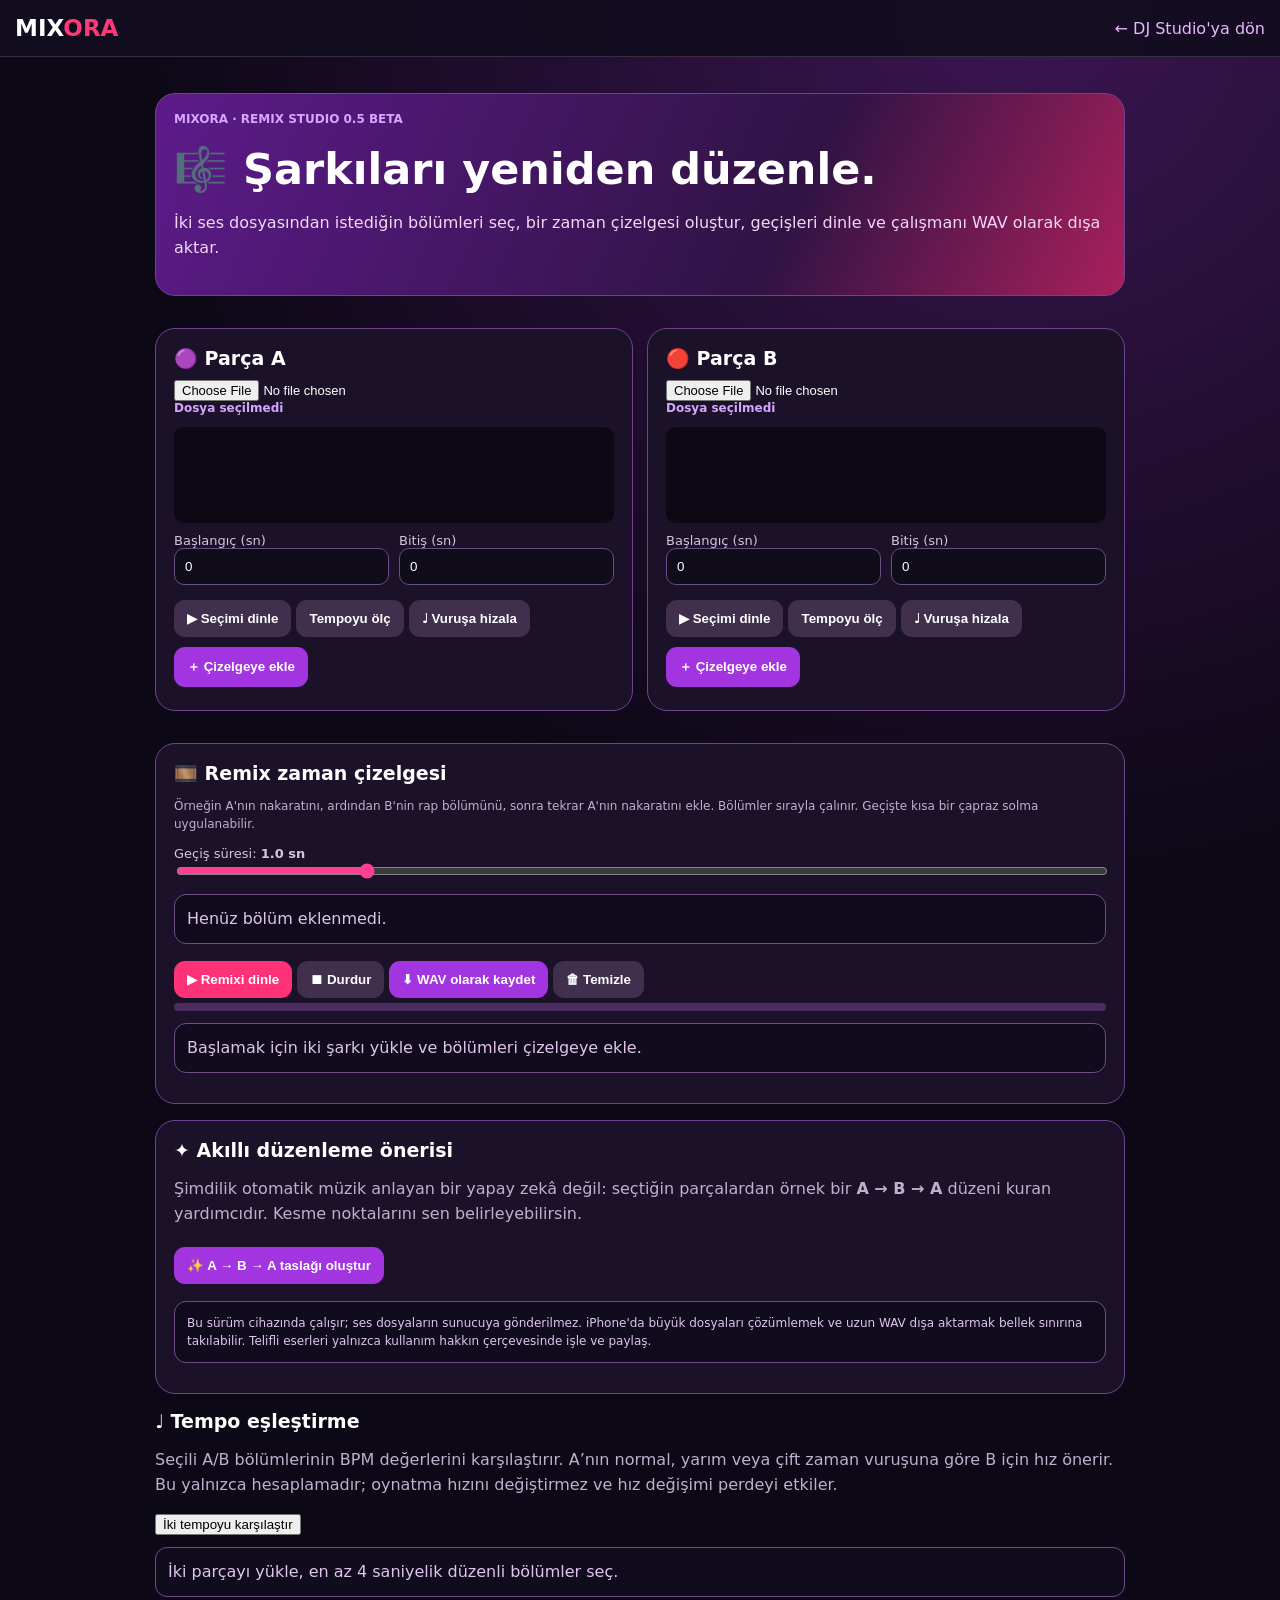
<file: remix.html>
<!doctype html><html lang="tr"><head><meta charset="utf-8"><meta name="viewport" content="width=device-width,initial-scale=1,viewport-fit=cover"><meta name="theme-color" content="#10091c"><title>MIXORA · Remix Studio</title><style>
:root{font-family:system-ui,-apple-system,sans-serif;color:#fff;background:#0c0815}*{box-sizing:border-box}body{margin:0;background:radial-gradient(circle at 80% 0,#3c1552,transparent 45%),#0c0815;min-height:100vh}header{position:sticky;top:0;z-index:4;background:#130d20ed;border-bottom:1px solid #ffffff24;padding:15px;display:flex;align-items:center;justify-content:space-between}a{color:#e9b6ff;text-decoration:none}.brand{font-size:23px;font-weight:900}.brand span{color:#ff3979}.wrap{max-width:1000px;margin:auto;padding:20px 15px 100px}h1{font-size:clamp(28px,5vw,43px);margin:18px 0 8px}h2{font-size:19px;margin:0 0 10px}p{line-height:1.55;color:#bdb2ce}.hero,.panel{border:1px solid #70448d;background:#1b122a;border-radius:20px;padding:18px;margin:16px 0}.hero{background:linear-gradient(115deg,#5d1b8b,#301344 65%,#a9205d)}.hero p{color:#f2d8f5}.grid{display:grid;grid-template-columns:repeat(2,minmax(0,1fr));gap:14px}.panel{min-width:0}.badge{font-size:12px;color:#d6a5ff;font-weight:800}input[type=file]{width:100%;max-width:100%;font-size:13px}input[type=number],select{width:100%;padding:10px;border:1px solid #684e84;border-radius:10px;background:#100c1a;color:#fff}input[type=range]{width:100%;accent-color:#ff3f91}label{display:block;color:#d2c5de;font-size:13px;margin:10px 0}.wave{width:100%;height:96px;border-radius:10px;background:#0c0914;display:block;margin-top:12px}.fields{display:grid;grid-template-columns:1fr 1fr;gap:10px}.btn{border:0;border-radius:11px;padding:11px 13px;background:#a335e0;color:#fff;font-weight:750;cursor:pointer;margin:5px 5px 5px 0}.btn.pink{background:#ff3177}.btn.dark{background:#40304e}.btn:disabled{opacity:.4}.clip{display:flex;align-items:center;justify-content:space-between;gap:10px;border:1px solid #765093;background:#2a193e;padding:12px;border-radius:12px;margin:9px 0}.clip small{display:block;color:#bca8cb;margin-top:4px}.clip strong{overflow-wrap:anywhere}.msg{padding:12px;border-radius:12px;background:#100c1d;color:#dfc5ee;border:1px solid #714c87;margin:12px 0;line-height:1.5}.small{font-size:12px}.hidden{display:none}.progress{height:8px;background:#4a2c5e;border-radius:20px;overflow:hidden}.progress div{height:100%;width:0;background:#ff3b82;transition:width .1s}@media(max-width:680px){.grid{grid-template-columns:1fr}.panel{padding:15px}}
</style></head><body><header><div class="brand">MIX<span>ORA</span></div><a href="index.html">← DJ Studio'ya dön</a></header><main class="wrap"><div class="hero"><div class="badge">MIXORA · REMIX STUDIO 0.5 BETA</div><h1>🎼 Şarkıları yeniden düzenle.</h1><p>İki ses dosyasından istediğin bölümleri seç, bir zaman çizelgesi oluştur, geçişleri dinle ve çalışmanı WAV olarak dışa aktar.</p></div><div class="grid"><section class="panel" id="panelA"><h2>🟣 Parça A</h2><input type="file" accept="audio/*,.mp3,.m4a,.wav" id="fileA"><div id="nameA" class="badge">Dosya seçilmedi</div><canvas class="wave" id="waveA"></canvas><div class="fields"><label>Başlangıç (sn)<input type="number" id="startA" value="0" min="0" step="0.1"></label><label>Bitiş (sn)<input type="number" id="endA" value="0" min="0" step="0.1"></label></div><button class="btn dark" id="previewA">▶ Seçimi dinle</button><button class="btn dark" id="tempoA" aria-label="A seçiminin temposunu ölç">Tempoyu ölç</button><button class="btn dark" id="snapA" aria-label="A kesitini vuruşa hizala">♩ Vuruşa hizala</button><button class="btn" id="addA">＋ Çizelgeye ekle</button></section><section class="panel" id="panelB"><h2>🔴 Parça B</h2><input type="file" accept="audio/*,.mp3,.m4a,.wav" id="fileB"><div id="nameB" class="badge">Dosya seçilmedi</div><canvas class="wave" id="waveB"></canvas><div class="fields"><label>Başlangıç (sn)<input type="number" id="startB" value="0" min="0" step="0.1"></label><label>Bitiş (sn)<input type="number" id="endB" value="0" min="0" step="0.1"></label></div><button class="btn dark" id="previewB">▶ Seçimi dinle</button><button class="btn dark" id="tempoB" aria-label="B seçiminin temposunu ölç">Tempoyu ölç</button><button class="btn dark" id="snapB" aria-label="B kesitini vuruşa hizala">♩ Vuruşa hizala</button><button class="btn" id="addB">＋ Çizelgeye ekle</button></section></div><section class="panel"><h2>🎞️ Remix zaman çizelgesi</h2><p class="small">Örneğin A'nın nakaratını, ardından B'nin rap bölümünü, sonra tekrar A'nın nakaratını ekle. Bölümler sırayla çalınır. Geçişte kısa bir çapraz solma uygulanabilir.</p><label>Geçiş süresi: <b id="fadeLabel">1.0 sn</b><input id="fade" type="range" min="0" max="5" value="1" step="0.25"></label><div id="clips"><div class="msg">Henüz bölüm eklenmedi.</div></div><div id="duration" class="badge"></div><button class="btn pink" id="play">▶ Remixi dinle</button><button class="btn dark" id="stop">⏹ Durdur</button><button class="btn" id="export">⬇ WAV olarak kaydet</button><button class="btn dark" id="clear">🗑 Temizle</button><div class="progress"><div id="progress"></div></div><div id="status" class="msg" role="status">Başlamak için iki şarkı yükle ve bölümleri çizelgeye ekle.</div></section><section class="panel"><h2>✦ Akıllı düzenleme önerisi</h2><p>Şimdilik otomatik müzik anlayan bir yapay zekâ değil: seçtiğin parçalardan örnek bir <b>A → B → A</b> düzeni kuran yardımcıdır. Kesme noktalarını sen belirleyebilirsin.</p><button class="btn" id="suggest">✨ A → B → A taslağı oluştur</button><div class="msg small">Bu sürüm cihazında çalışır; ses dosyaların sunucuya gönderilmez. iPhone'da büyük dosyaları çözümlemek ve uzun WAV dışa aktarmak bellek sınırına takılabilir. Telifli eserleri yalnızca kullanım hakkın çerçevesinde işle ve paylaş.</div></section></main><script src="assets/mix-core.js"></script><script>
const $=id=>document.getElementById(id), ctx=new (window.AudioContext||window.webkitAudioContext)(), tracks={A:null,B:null}, clips=[],loadVersions={A:0,B:0};let active=[],stopTimer=null,playbackVersion=0;
function note(s){$('status').textContent=s}function sec(n){return Number(n).toFixed(1)+' sn'}function draw(id){const canvas=$('wave'+id),track=tracks[id];const w=canvas.width=Math.max(400,Math.round(canvas.clientWidth*devicePixelRatio)),h=canvas.height=96*devicePixelRatio,c=canvas.getContext('2d');c.clearRect(0,0,w,h);if(!track)return;const data=track.buffer.getChannelData(0),step=Math.max(1,Math.floor(data.length/w));c.fillStyle=id==='A'?'#ba51ff':'#ff3979';for(let x=0;x<w;x++){let peak=0;const from=x*step;for(let j=from;j<Math.min(data.length,from+step);j+=Math.max(1,Math.floor(step/24)))peak=Math.max(peak,Math.abs(data[j]));const v=Math.max(1,peak*h*.45);c.fillRect(x,h/2-v,1,v*2)}}
for(const id of ['A','B']){$('file'+id).onchange=async e=>{const file=e.target.files[0];if(!file)return;if(file.size>40*1024*1024){note('En fazla 40 MB dosya yükle.');return}const version=++loadVersions[id];note(id+' dosyası okunuyor…');try{const buffer=await ctx.decodeAudioData(await file.arrayBuffer());if(version!==loadVersions[id])return;if(buffer.duration>420){note('En fazla 7 dakikalık kaynak seç.');return}stop();for(let i=clips.length-1;i>=0;i--)if(clips[i].id===id)clips.splice(i,1);tracks[id]={file,buffer};render();$('name'+id).textContent=file.name+' · '+sec(buffer.duration);$('start'+id).value=0;$('end'+id).value=String(buffer.duration);draw(id);note('✓ '+id+' yüklendi. Başlangıç ve bitiş seçerek çizelgeye ekleyebilirsin.')}catch(err){note('Dosya açılamadı: '+err.message)}};$('add'+id).onclick=()=>{const c=selection(id);if(!c)return;clips.push(c);render()};$('preview'+id).onclick=async()=>{const c=selection(id);if(!c)return;await playSequence([c],0)}}
function selection(id){if(!tracks[id]){note('Önce '+id+' dosyasını yükle.');return null}const start=Number($('start'+id).value),end=Number($('end'+id).value),dur=tracks[id].buffer.duration;if(!Number.isFinite(start)||!Number.isFinite(end)||start<0||end>dur+.1||end-start<.15){note('Geçerli başlangıç/bitiş seç. En az 0,15 saniye olmalı.');return null}return {id,start,end:Math.min(end,dur)}}
function fadeTime(list){return Math.min(Number($('fade').value),...list.map(c=>(c.end-c.start)/2))}function total(list){if(!list.length)return 0;return list.reduce((a,c)=>a+c.end-c.start,0)-fadeTime(list)*(list.length-1)}
function render(){const root=$('clips');root.innerHTML='';if(!clips.length){root.innerHTML='<div class="msg">Henüz bölüm eklenmedi.</div>'}clips.forEach((c,i)=>{const el=document.createElement('div');el.className='clip';const left=document.createElement('div');const title=document.createElement('strong');title.textContent=(i+1)+'. '+c.id+' · '+tracks[c.id].file.name;const small=document.createElement('small');small.textContent=sec(c.start)+' → '+sec(c.end)+' · '+sec(c.end-c.start);left.append(title,small);const controls=document.createElement('div');for(const [label,action] of [['↑',()=>{if(i>0){[clips[i-1],clips[i]]=[clips[i],clips[i-1]];render()}}],['↓',()=>{if(i<clips.length-1){[clips[i+1],clips[i]]=[clips[i],clips[i+1]];render()}}],['✕',()=>{clips.splice(i,1);render()}]]){const b=document.createElement('button');b.className='btn dark';b.textContent=label;b.onclick=action;controls.append(b)}el.append(left,controls);root.append(el)});$('duration').textContent=clips.length?'Toplam yaklaşık '+sec(total(clips)):''}
function stop(){playbackVersion++;for(const s of active){try{s.stop()}catch(e){}}active=[];if(stopTimer)clearTimeout(stopTimer);stopTimer=null;$('progress').style.width='0%'}
async function playSequence(list,offset){if(!list.length){note('Önce bir bölüm ekle.');return}stop();const version=playbackVersion;try{await ctx.resume();if(version!==playbackVersion)return;const fade=fadeTime(list),startAt=ctx.currentTime+.08;let pos=0;list.forEach((c,i)=>{const source=ctx.createBufferSource(),gain=ctx.createGain(),dur=c.end-c.start;source.buffer=tracks[c.id].buffer;source.connect(gain).connect(ctx.destination);const at=startAt+pos,fi=i?fade:0,fo=i<list.length-1?fade:0;gain.gain.setValueAtTime(fi?0:1,at);if(fi)gain.gain.linearRampToValueAtTime(1,at+fi);if(fo){gain.gain.setValueAtTime(1,at+dur-fo);gain.gain.linearRampToValueAtTime(0,at+dur)}source.start(at,c.start,dur);source.stop(at+dur+.02);active.push(source);pos+=dur-fade});const length=total(list);note('▶ Remix oynatılıyor · '+sec(length));const began=performance.now();function tick(){if(!active.length)return;const elapsed=(performance.now()-began)/1000;$('progress').style.width=Math.min(100,elapsed/length*100)+'%';if(elapsed<length)stopTimer=setTimeout(tick,100);else{active=[];note('✓ Dinleme tamamlandı.')}}tick()}catch(e){if(version===playbackVersion){stop();note('Ses başlatılamadı. Yeniden dene: '+e.message);}return false}}
$('play').onclick=()=>playSequence(clips);$('stop').onclick=()=>{stop();note('⏹ Durduruldu.')};$('fade').oninput=()=>{$('fadeLabel').textContent=Number($('fade').value).toFixed(2)+' sn';render()};$('clear').onclick=()=>{stop();clips.length=0;render();note('Çizelge temizlendi.')};$('suggest').onclick=()=>{const a=selection('A'),b=selection('B');if(!a||!b)return;clips.splice(0,clips.length,a,b,{...a});render();note('✦ Örnek A → B → A taslağı hazır. Bu, müzikal analiz değil; düzenlenebilir bir başlangıç taslağıdır.')};
$('export').onclick=async()=>{if(!clips.length){note('Önce çizelgeye bölüm ekle.');return}const rate=44100,length=total(clips),frames=Math.ceil(length*rate);if(frames>rate*600){note('Bu beta sürümde dışa aktarma en fazla 10 dakika.');return}note('WAV hazırlanıyor…');$('export').disabled=true;try{const offline=new OfflineAudioContext(2,frames,rate),fade=fadeTime(clips);let pos=0;for(let i=0;i<clips.length;i++){const c=clips[i],src=offline.createBufferSource(),g=offline.createGain(),dur=c.end-c.start,at=pos;src.buffer=tracks[c.id].buffer;src.connect(g).connect(offline.destination);const fi=i?fade:0,fo=i<clips.length-1?fade:0;g.gain.setValueAtTime(fi?0:1,at);if(fi)g.gain.linearRampToValueAtTime(1,at+fi);if(fo){g.gain.setValueAtTime(1,at+dur-fo);g.gain.linearRampToValueAtTime(0,at+dur)}src.start(at,c.start,dur);pos+=dur-fade}const result=await offline.startRendering();MixCore.applyPeakCeiling(result,-1);const wav=toWav(result),url=URL.createObjectURL(new Blob([wav],{type:'audio/wav'})),link=document.createElement('a');link.href=url;link.download='MIXORA_Remix.wav';document.body.append(link);link.click();link.remove();setTimeout(()=>URL.revokeObjectURL(url),60000);note('✓ WAV hazır · örnek tepe seviyesi en fazla -1 dBFS. iPhone’da indirme yerine paylaşma/dosyalara kaydetme ekranı açılabilir.')}catch(err){note('Dışa aktarma başarısız: '+err.message)}finally{$('export').disabled=false}};
function toWav(b){const n=b.length,bytes=44+n*4,arr=new ArrayBuffer(bytes),v=new DataView(arr);function str(at,s){for(let i=0;i<s.length;i++)v.setUint8(at+i,s.charCodeAt(i))}str(0,'RIFF');v.setUint32(4,bytes-8,true);str(8,'WAVE');str(12,'fmt ');v.setUint32(16,16,true);v.setUint16(20,1,true);v.setUint16(22,2,true);v.setUint32(24,b.sampleRate,true);v.setUint32(28,b.sampleRate*4,true);v.setUint16(32,4,true);v.setUint16(34,16,true);str(36,'data');v.setUint32(40,n*4,true);const l=b.getChannelData(0),r=b.getChannelData(1);for(let i=0;i<n;i++)for(let ch=0;ch<2;ch++){const s=Math.max(-1,Math.min(1,ch?r[i]:l[i]));v.setInt16(44+i*4+ch*2,s<0?s*32768:s*32767,true)}return arr}
window.addEventListener('resize',()=>{for(const id of ['A','B'])draw(id)});
</script><script src="assets/tempo.js"></script><script>bindTempoControls(selection);bindBeatSnapControls(selection)</script></body></html>
</file>
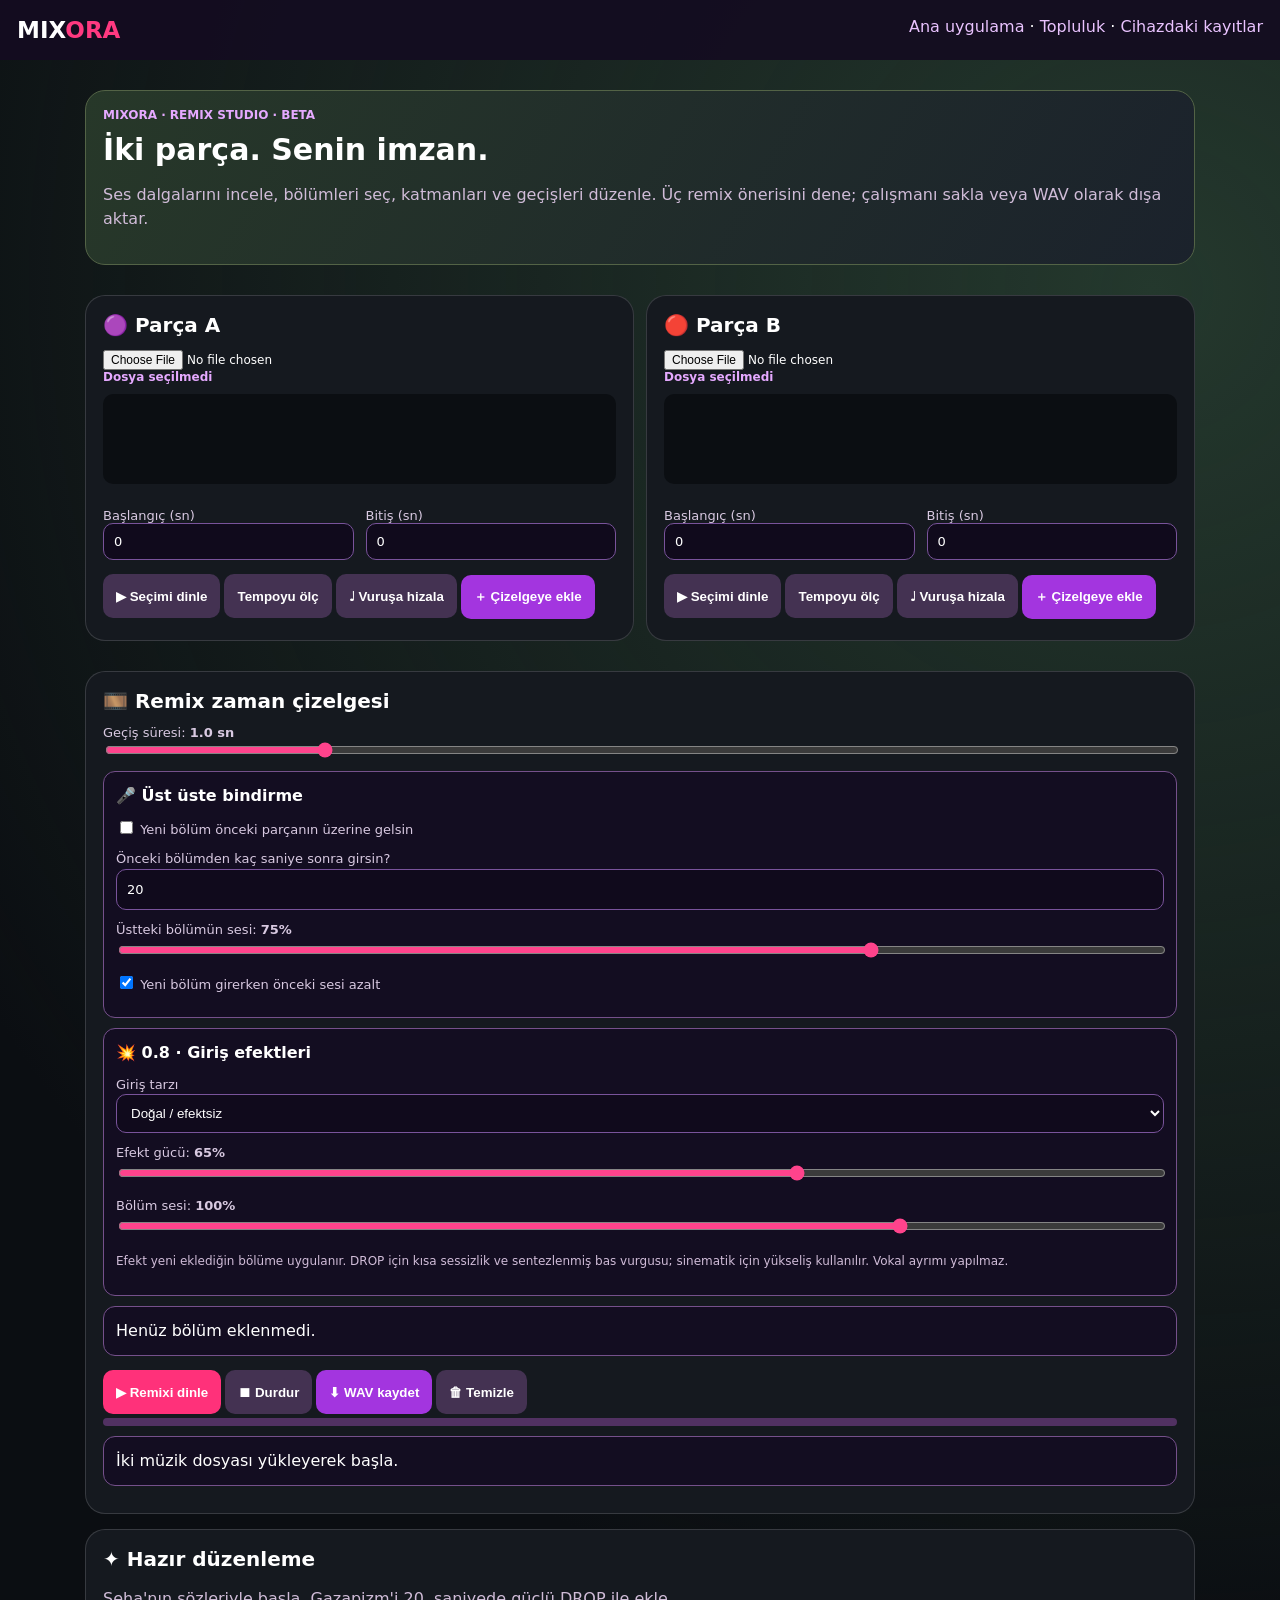
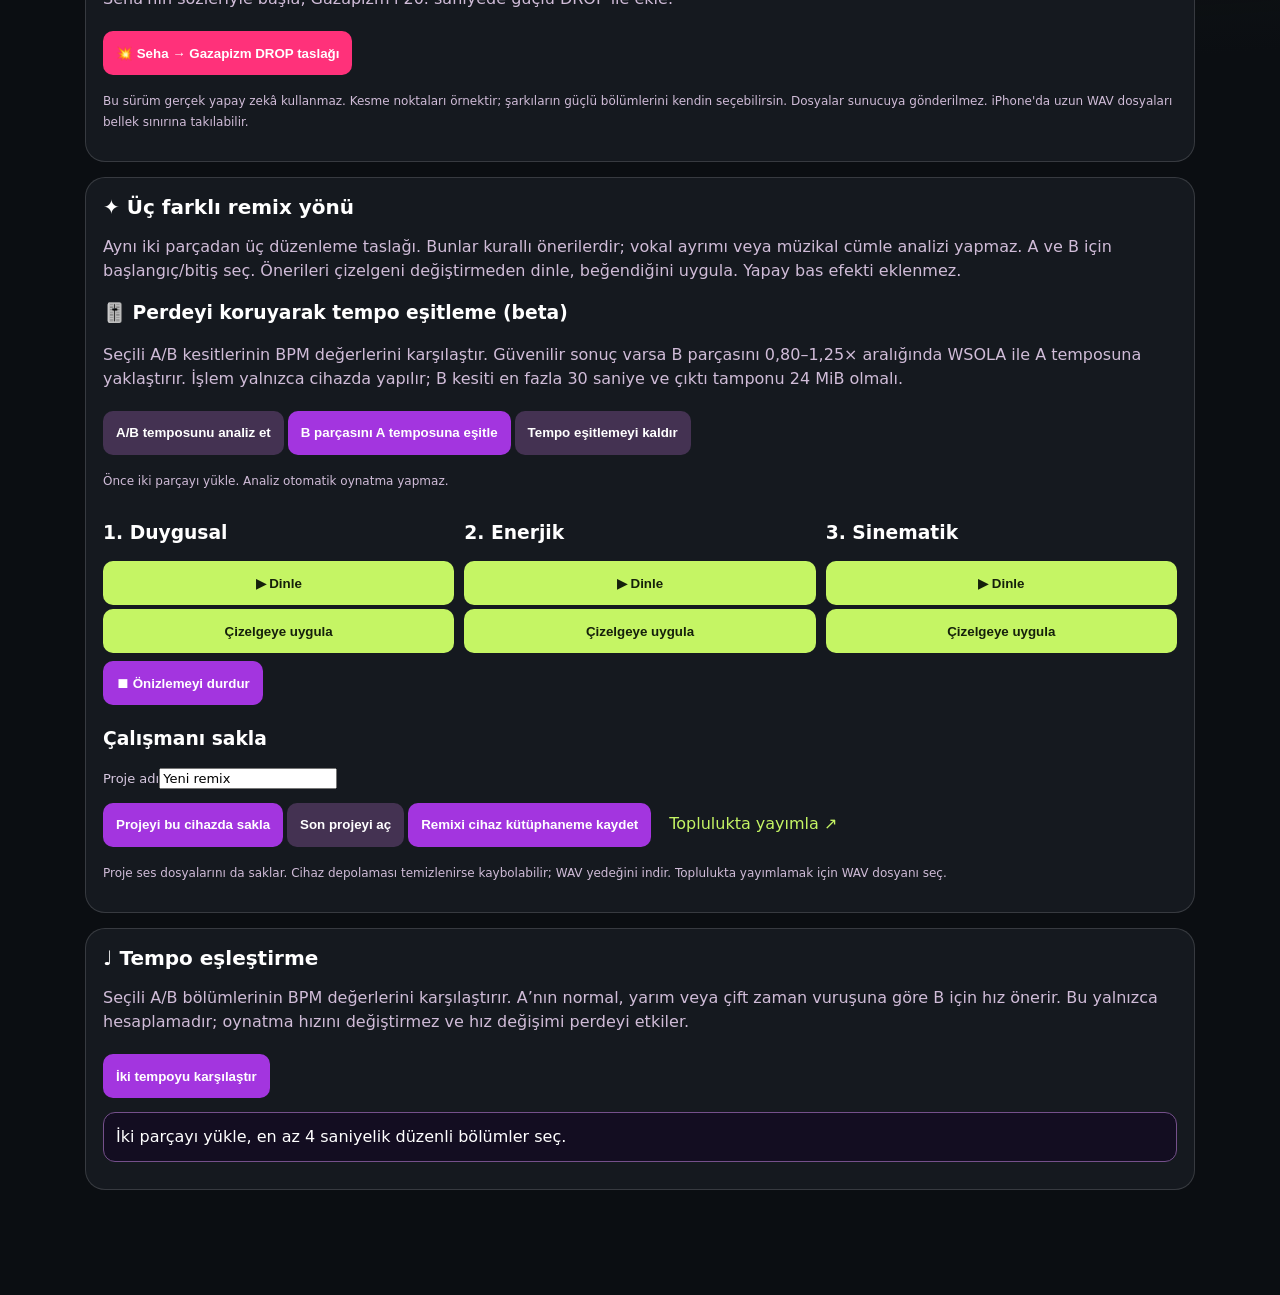
<file: Remix.html>
<!doctype html><html lang="tr"><head><meta charset="utf-8"><meta name="viewport" content="width=device-width,initial-scale=1,viewport-fit=cover"><title>MIXORA · Remix Studio</title><script src="assets/mix-core.js"></script><style>:root{font-family:system-ui;color:#fff;background:#0b0713}*{box-sizing:border-box}body{margin:0;background:radial-gradient(circle at 90% 10%,#4b1765,transparent 48%),#0b0713}header{position:sticky;top:0;background:#140c21ed;padding:17px;display:flex;justify-content:space-between;z-index:5}a{color:#eac3ff;text-decoration:none}.logo{font-weight:900;font-size:23px}.logo span{color:#ff3980}main{max-width:900px;margin:auto;padding:15px 15px 90px}.hero,.card{border:1px solid #70468a;background:#1d122c;border-radius:20px;padding:17px;margin:15px 0}.hero{background:linear-gradient(115deg,#60239b,#301440 65%,#a52364)}h1{font-size:30px;margin:10px 0}h2{font-size:20px;margin:0 0 12px}p{color:#d0bcd8;line-height:1.5}.grid,.fields{display:grid;grid-template-columns:1fr 1fr;gap:12px}.wave{width:100%;height:90px;background:#0c0916;border-radius:10px;margin:10px 0}label{display:block;font-size:13px;color:#d8c9e1;margin:10px 0}input[type=file]{width:100%;font-size:12px}input[type=number],select{width:100%;padding:10px;background:#100a1c;border:1px solid #79539b;border-radius:10px;color:white}input[type=range]{width:100%;accent-color:#ff438c}button{border:0;border-radius:10px;background:#a335df;color:white;padding:11px 13px;font-weight:750;margin:4px 4px 4px 0;cursor:pointer}.pink{background:#ff317a}.muted{background:#443252}.msg,.clip{background:#130d21;border:1px solid #75508b;border-radius:12px;padding:12px;margin:10px 0;line-height:1.5}.clip{display:flex;justify-content:space-between;gap:10px}.clip small{display:block;color:#c7a9d5}.clip strong{overflow-wrap:anywhere}.clip button{padding:8px}.tiny{font-size:12px}.badge{font-size:12px;color:#e5a9ff;font-weight:800}.bar{height:8px;background:#513162;border-radius:10px;overflow:hidden}.bar div{height:100%;width:0;background:#ff3980}@media(max-width:650px){.grid{grid-template-columns:1fr}}
button{min-height:44px}input{font:inherit}input:not([type=range]):not([type=checkbox]){max-width:100%}:focus-visible{outline:3px solid #c5f564;outline-offset:3px}.studio-link{display:inline-block;padding:14px;color:#c5f564}.suggestions{display:flex;gap:10px;flex-wrap:wrap}.suggestion-card{flex:1;min-width:220px}.suggestion-card button{display:block;width:100%}.suggestions button{flex:1;min-width:170px;background:#c5f564;color:#15200b}header{gap:14px;flex-wrap:wrap}.hero{background:linear-gradient(120deg,#273829,#1b222c);border-color:#536346}body{background:radial-gradient(circle at 90% 10%,#24382d,transparent 48%),#0b0e12}.card{background:#15191f;border-color:#ffffff25}.wave{background:#0b0e12}main{max-width:1140px}.tiny{line-height:1.7}@media(max-width:650px){.clip{flex-direction:column}h1{font-size:28px}}</style></head><body><header><div class="logo">MIX<span>ORA</span></div><div><a href="index.html">Ana uygulama</a> · <a href="community.html">Topluluk</a> · <a href="local-community.html">Cihazdaki kayıtlar</a></div></header><main><div class="hero"><div class="badge">MIXORA · REMIX STUDIO · BETA</div><h1>İki parça. Senin imzan.</h1><p>Ses dalgalarını incele, bölümleri seç, katmanları ve geçişleri düzenle. Üç remix önerisini dene; çalışmanı sakla veya WAV olarak dışa aktar.</p></div><div class="grid"><section class="card"><h2>🟣 Parça A</h2><input id="fileA" type="file" accept="audio/*,.mp3,.wav,.m4a"><div class="badge" id="nameA">Dosya seçilmedi</div><canvas id="waveA" class="wave"></canvas><div class="fields"><label>Başlangıç (sn)<input id="startA" type="number" value="0" step="0.1"></label><label>Bitiş (sn)<input id="endA" type="number" value="0" step="0.1"></label></div><button id="previewA" class="muted">▶ Seçimi dinle</button><button id="tempoA" class="muted" aria-label="A seçiminin temposunu ölç">Tempoyu ölç</button><button id="snapA" class="muted" aria-label="A kesitini vuruşa hizala">♩ Vuruşa hizala</button><button id="addA">＋ Çizelgeye ekle</button></section><section class="card"><h2>🔴 Parça B</h2><input id="fileB" type="file" accept="audio/*,.mp3,.wav,.m4a"><div class="badge" id="nameB">Dosya seçilmedi</div><canvas id="waveB" class="wave"></canvas><div class="fields"><label>Başlangıç (sn)<input id="startB" type="number" value="0" step="0.1"></label><label>Bitiş (sn)<input id="endB" type="number" value="0" step="0.1"></label></div><button id="previewB" class="muted">▶ Seçimi dinle</button><button id="tempoB" class="muted" aria-label="B seçiminin temposunu ölç">Tempoyu ölç</button><button id="snapB" class="muted" aria-label="B kesitini vuruşa hizala">♩ Vuruşa hizala</button><button id="addB">＋ Çizelgeye ekle</button></section></div><section class="card"><h2>🎞️ Remix zaman çizelgesi</h2><label>Geçiş süresi: <b id="fadeLabel">1.0 sn</b><input id="fade" type="range" min="0" max="5" step="0.25" value="1"></label><div class="msg"><b>🎤 Üst üste bindirme</b><label><input id="overlay" type="checkbox"> Yeni bölüm önceki parçanın üzerine gelsin</label><label>Önceki bölümden kaç saniye sonra girsin?<input id="delay" type="number" min="0" step="0.5" value="20"></label><label>Üstteki bölümün sesi: <b id="overText">75%</b><input id="overVol" type="range" min="10" max="100" value="75"></label><label><input id="duck" type="checkbox" checked> Yeni bölüm girerken önceki sesi azalt</label></div><div class="msg"><b>💥 0.8 · Giriş efektleri</b><label>Giriş tarzı<select id="effect"><option value="none">Doğal / efektsiz</option><option value="hard">💥 Sert DROP</option><option value="cinematic">🎬 Sinematik yükseliş</option><option value="emotional">🌊 Duygusal giriş</option></select></label><label>Efekt gücü: <b id="impactText">65%</b><input id="impact" type="range" min="0" max="100" step="5" value="65"></label><label>Bölüm sesi: <b id="volText">100%</b><input id="volume" type="range" min="10" max="130" value="100" step="5"></label><p class="tiny">Efekt yeni eklediğin bölüme uygulanır. DROP için kısa sessizlik ve sentezlenmiş bas vurgusu; sinematik için yükseliş kullanılır. Vokal ayrımı yapılmaz.</p></div><div id="clips"><div class="msg">Henüz bölüm eklenmedi.</div></div><div class="badge" id="duration"></div><button id="play" class="pink">▶ Remixi dinle</button><button id="stop" class="muted">⏹ Durdur</button><button id="export">⬇ WAV kaydet</button><button id="clear" class="muted">🗑 Temizle</button><div class="bar"><div id="progress"></div></div><div class="msg" id="status" role="status">İki müzik dosyası yükleyerek başla.</div></section><section class="card"><h2>✦ Hazır düzenleme</h2><p>Seha'nın sözleriyle başla, Gazapizm'i 20. saniyede güçlü DROP ile ekle.</p><button id="story" class="pink">💥 Seha → Gazapizm DROP taslağı</button><p class="tiny">Bu sürüm gerçek yapay zekâ kullanmaz. Kesme noktaları örnektir; şarkıların güçlü bölümlerini kendin seçebilirsin. Dosyalar sunucuya gönderilmez. iPhone'da uzun WAV dosyaları bellek sınırına takılabilir.</p></section></main><script>
const $=id=>document.getElementById(id), Audio=window.AudioContext||window.webkitAudioContext,ctx=new Audio(),tracks={A:null,B:null},clips=[],loadVersions={A:0,B:0};let sources=[],timer=null,playbackVersion=0,previewMaster=null,stretchAbortController=null;const note=s=>$('status').textContent=s;function draw(id){let t=tracks[id],c=$('wave'+id),w=c.width=Math.max(320,Math.floor(c.clientWidth*devicePixelRatio)),h=c.height=90*devicePixelRatio,x=c.getContext('2d');x.clearRect(0,0,w,h);if(!t)return;let data=t.buffer.getChannelData(0),step=Math.max(1,Math.floor(data.length/w));x.fillStyle=id==='A'?'#b44cff':'#ff3479';for(let i=0;i<w;i++){let p=0;for(let j=i*step;j<Math.min(data.length,(i+1)*step);j+=Math.max(1,Math.floor(step/25)))p=Math.max(p,Math.abs(data[j]));let v=Math.max(1,p*h*.46);x.fillRect(i,h/2-v,1,v*2)}}
function sel(id){if(!tracks[id]){note('Önce '+id+' dosyasını yükle');return null}let start=Number($('start'+id).value),end=Number($('end'+id).value),d=tracks[id].buffer.duration;if(!Number.isFinite(start)||!Number.isFinite(end)||start<0||end>d+.1||end-start<.15){note('Başlangıç ve bitiş saniyelerini kontrol et');return null}return {id,start,end:Math.min(end,d)}}
for(let id of ['A','B']){$('file'+id).onchange=async e=>{let f=e.target.files[0];if(!f)return;if(f.size>40*1024*1024){note('En fazla 40 MB dosya yükle.');return}const version=++loadVersions[id];note(id+' yükleniyor…');try{let b=await ctx.decodeAudioData(await f.arrayBuffer());if(version!==loadVersions[id])return;if(b.duration>420){note('En fazla 7 dakikalık kaynak seç.');return}stop();for(let i=clips.length-1;i>=0;i--)if(clips[i].id===id)clips.splice(i,1);tracks[id]={file:f,buffer:b};render();$('name'+id).textContent=f.name+' · '+b.duration.toFixed(1)+' sn';$('start'+id).value=0;$('end'+id).value=String(b.duration);draw(id);note('✓ '+id+' yüklendi')}catch(err){note('Dosya okunamadı: '+err.message)}};$('add'+id).onclick=()=>{let c=sel(id);if(!c)return;clips.push({...c,...(Number.isFinite(window.MixoraTempoStretchRate)&&c.end-c.start<=30?{stretchRate:window.MixoraTempoStretchRate}:{}),overlay:clips.length>0&&$('overlay').checked,delay:Math.max(0,Number($('delay').value)||0),overVol:Number($('overVol').value)/100,duck:$('duck').checked,effect:$('effect').value,impact:Number($('impact').value)/100,volume:Number($('volume').value)/100});render()};$('preview'+id).onclick=()=>{let c=sel(id);if(c)play([c])}}
function plan(list){return MixCore.plan(list,Number($('fade').value))}
function render(){let root=$('clips');root.innerHTML='';let p=plan(clips);if(!clips.length)root.innerHTML='<div class="msg">Henüz bölüm eklenmedi.</div>';clips.forEach((c,i)=>{let el=document.createElement('div');el.className='clip';let text=document.createElement('div'),title=document.createElement('strong'),small=document.createElement('small');title.textContent=(i+1)+'. '+(tracks[c.id]?.file.name||c.id);small.textContent=c.start.toFixed(1)+'–'+c.end.toFixed(1)+' sn · '+p.items[i].at.toFixed(1)+' sn konum · '+(c.effect||'none')+(c.overlay?' · üst üste':'')+(c.stretchRate&&Math.abs(c.stretchRate-1)>.005?' · perde korunarak '+c.stretchRate.toFixed(2)+'×':'');text.append(title,small);let ctrl=document.createElement('div');for(let [txt,fn] of [['↑',()=>{if(i){[clips[i-1],clips[i]]=[clips[i],clips[i-1]];render()}}],['↓',()=>{if(i<clips.length-1){[clips[i+1],clips[i]]=[clips[i],clips[i+1]];render()}}],['✕',()=>{clips.splice(i,1);render()}]]){let b=document.createElement('button');b.textContent=txt;b.className='muted';b.onclick=fn;ctrl.append(b)}el.append(text,ctrl);root.append(el)});$('duration').textContent=clips.length?'Toplam '+p.length.toFixed(1)+' saniye':''}
function stop(){playbackVersion++;if(stretchAbortController){stretchAbortController.abort();stretchAbortController=null;}for(let s of sources)try{s.stop()}catch(e){}sources=[];clearTimeout(timer);$('progress').style.width='0%'}
function masterBus(engine){if(engine===ctx&&previewMaster)return previewMaster;const master=engine.createDynamicsCompressor();master.threshold.value=-6;master.knee.value=3;master.ratio.value=12;master.attack.value=.003;master.release.value=.15;master.connect(engine.destination);if(engine===ctx)previewMaster=master;return master}
function disposePreviewBus(){if(!previewMaster)return;try{previewMaster.disconnect()}catch(e){}previewMaster=null}
function schedule(list,engine,base,fade=Number($('fade').value),preparedBuffers=new Map()){let {items,length}=MixCore.plan(list,fade);const master=masterBus(engine);for(let i=0;i<items.length;i++){let {c,at,dur}=items[i],t=base+at,src=engine.createBufferSource(),g=engine.createGain();const stretchedBuffer=preparedBuffers.get(c);src.buffer=stretchedBuffer||tracks[c.id].buffer;if(!stretchedBuffer&&c.end>src.buffer.duration+.001)throw Error('Kesit ses süresini aşıyor.');src.connect(g);g.connect(master);let level=(c.volume??1)*(c.overlay?(c.overVol??.75):1),effect=c.effect||'none',power=c.impact??.65,prev=items[i-1],next=items[i+1];let fi=c.overlay?Math.min(.5,dur/4):prev&&!c.overlay?Math.min(fade,dur/2,prev.dur/2):0;let fo=next&&!next.c.overlay?Math.min(fade,dur/2,next.dur/2):0;const points=Math.max(32,Math.ceil(dur*100)),curve=new Float32Array(points);
for(let k=0;k<points;k++){
 const sec=k/(points-1)*dur;let value=level;
 if(fi)value*=Math.sin(Math.min(1,sec/fi)*Math.PI/2);
 if(fo)value*=Math.sin(Math.min(1,(dur-sec)/fo)*Math.PI/2);
 // Micro-fades also protect hard edits from clicks.
 value*=Math.min(1,sec/.005,(dur-sec)/.005);
 if(effect==='hard'&&power>0){const gap=Math.min(.08+.2*power,dur*.15);value*=Math.max(0,Math.min(1,(sec-gap)/.05));}
 if(effect==='cinematic'||effect==='emotional'){const rise=Math.min(dur*.4,effect==='cinematic'?.65+power*1.5:1+power*1.6);value*=Math.min(1,sec/rise);}
 for(const later of items.slice(i+1)){if(!later.c.overlay||!later.c.duck)continue;const enter=later.at-at,leave=enter+later.dur;if(sec>=enter&&sec<=leave){const ramp=Math.min(.18,later.dur/4);value*=1-.65*Math.min(1,(sec-enter)/ramp,(leave-sec)/ramp);}}
 curve[k]=Math.max(0,value);
}g.gain.setValueCurveAtTime(curve,t,dur);
src.start(t,stretchedBuffer?0:c.start,stretchedBuffer?Math.min(dur,stretchedBuffer.duration):dur);if(engine===ctx)sources.push(src);if((effect==='hard'||effect==='cinematic')&&power>0){let osc=engine.createOscillator(),env=engine.createGain();osc.type='sine';osc.frequency.setValueAtTime(effect==='hard'?95:75,t);osc.frequency.exponentialRampToValueAtTime(43,t+.3);env.gain.setValueAtTime(.0001,t);env.gain.exponentialRampToValueAtTime(.09*power+.001,t+.02);env.gain.exponentialRampToValueAtTime(.0001,t+.43);osc.connect(env).connect(master);osc.start(t);osc.stop(t+.45);if(engine===ctx)sources.push(osc)}}return length}
async function play(list,fade=Number($('fade').value)){if(!list.length){note('Önce çizelgeye bölüm ekle');return}stop();const version=playbackVersion,controller=typeof AbortController==='function'?new AbortController():null;stretchAbortController=controller;note('⏳ Ses hazırlanıyor…');try{await ctx.resume();if(version!==playbackVersion)return false;const prepared=typeof prepareStretchedBuffers==='function'?await prepareStretchedBuffers(list,ctx,controller?.signal):new Map();if(version!==playbackVersion)return false;if(stretchAbortController===controller)stretchAbortController=null;let len=schedule(list,ctx,ctx.currentTime+.12,fade,prepared),began=performance.now();note('▶ Remix oynatılıyor');function tick(){let sec=(performance.now()-began)/1000;$('progress').style.width=Math.min(100,100*sec/len)+'%';if(sec<len)timer=setTimeout(tick,150);else note('✓ Dinleme tamamlandı')}tick();return true}catch(e){if(version===playbackVersion){stop();if(e?.name!=='AbortError')note('Ses başlatılamadı. Yeniden dene: '+e.message);}return false}}
$('play').onclick=()=>play(clips);$('stop').onclick=()=>{stop();note('⏹ Durduruldu')};$('clear').onclick=()=>{stop();clips.length=0;render();note('Çizelge temizlendi')};$('fade').oninput=()=>{$('fadeLabel').textContent=Number($('fade').value).toFixed(1)+' sn';render()};for(let [id,lab] of [['impact','impactText'],['volume','volText'],['overVol','overText']])$(id).oninput=()=>$(lab).textContent=$(id).value+'%';$('story').onclick=()=>{if(!tracks.A||!tracks.B){note('Önce Seha’yı A, Gazapizm’i B olarak yükle');return}let a=tracks.A.buffer.duration,b=tracks.B.buffer.duration;clips.splice(0,clips.length,{id:'A',start:0,end:Math.min(65,a),overlay:false,volume:1,effect:'emotional',impact:.5},{id:'B',start:Math.min(30,Math.max(0,b-40)),end:Math.min(b,Math.min(30,Math.max(0,b-40))+40),overlay:true,delay:20,overVol:.9,duck:true,volume:1,effect:'hard',impact:.8});render();note('💥 Seha giriş → Gazapizm DROP taslağı hazır. Kesme noktalarını değiştirebilirsin.')};
function wav(b){let n=b.length,arr=new ArrayBuffer(44+n*4),v=new DataView(arr);function str(at,s){for(let i=0;i<s.length;i++)v.setUint8(at+i,s.charCodeAt(i))}str(0,'RIFF');v.setUint32(4,arr.byteLength-8,true);str(8,'WAVE');str(12,'fmt ');v.setUint32(16,16,true);v.setUint16(20,1,true);v.setUint16(22,2,true);v.setUint32(24,b.sampleRate,true);v.setUint32(28,b.sampleRate*4,true);v.setUint16(32,4,true);v.setUint16(34,16,true);str(36,'data');v.setUint32(40,n*4,true);let l=b.getChannelData(0),r=b.numberOfChannels>1?b.getChannelData(1):l;for(let i=0;i<n;i++)for(let ch=0;ch<2;ch++){let s=Math.max(-1,Math.min(1,ch?r[i]:l[i]));v.setInt16(44+i*4+ch*2,s<0?s*32768:s*32767,true)}return new Blob([arr],{type:'audio/wav'})}
$('export').onclick=async()=>{if($('export').disabled)return;if(!clips.length){note('Önce bölümler ekle');return}let length=plan(clips).length,rate=44100;if(length>420){note('iPhone bellek sınırı için 7 dakikadan kısa bir remix seç');return}note('WAV hazırlanıyor…');$('export').disabled=true;try{let off=new OfflineAudioContext(2,Math.ceil((length+.2)*rate),rate);const prepared=await prepareStretchedBuffers(clips,off);schedule(clips,off,0,undefined,prepared);let b=await off.startRendering();const peak=MixCore.applyPeakCeiling(b,-1);let url=URL.createObjectURL(wav(b)),a=document.createElement('a');a.href=url;a.download='MIXORA_remix_0_8.wav';document.body.append(a);a.click();a.remove();setTimeout(()=>URL.revokeObjectURL(url),60000);note('✓ WAV hazır · örnek tepe seviyesi en fazla -1 dBFS. iPhone’da Dosyalara Kaydet seçeneğini kullanabilirsin.')}catch(e){note('WAV oluşturulamadı: '+e.message)}finally{$('export').disabled=false}};window.addEventListener('pagehide',()=>{stop();disposePreviewBus();window.MixoraWsola?.clearCache()});window.addEventListener('resize',()=>{draw('A');draw('B')});
</script><script src="assets/wsola.js"></script><script src="assets/studio.js"></script><script src="assets/tempo.js"></script><script>bindTempoControls(sel);bindBeatSnapControls(sel)</script></body></html>
</file>
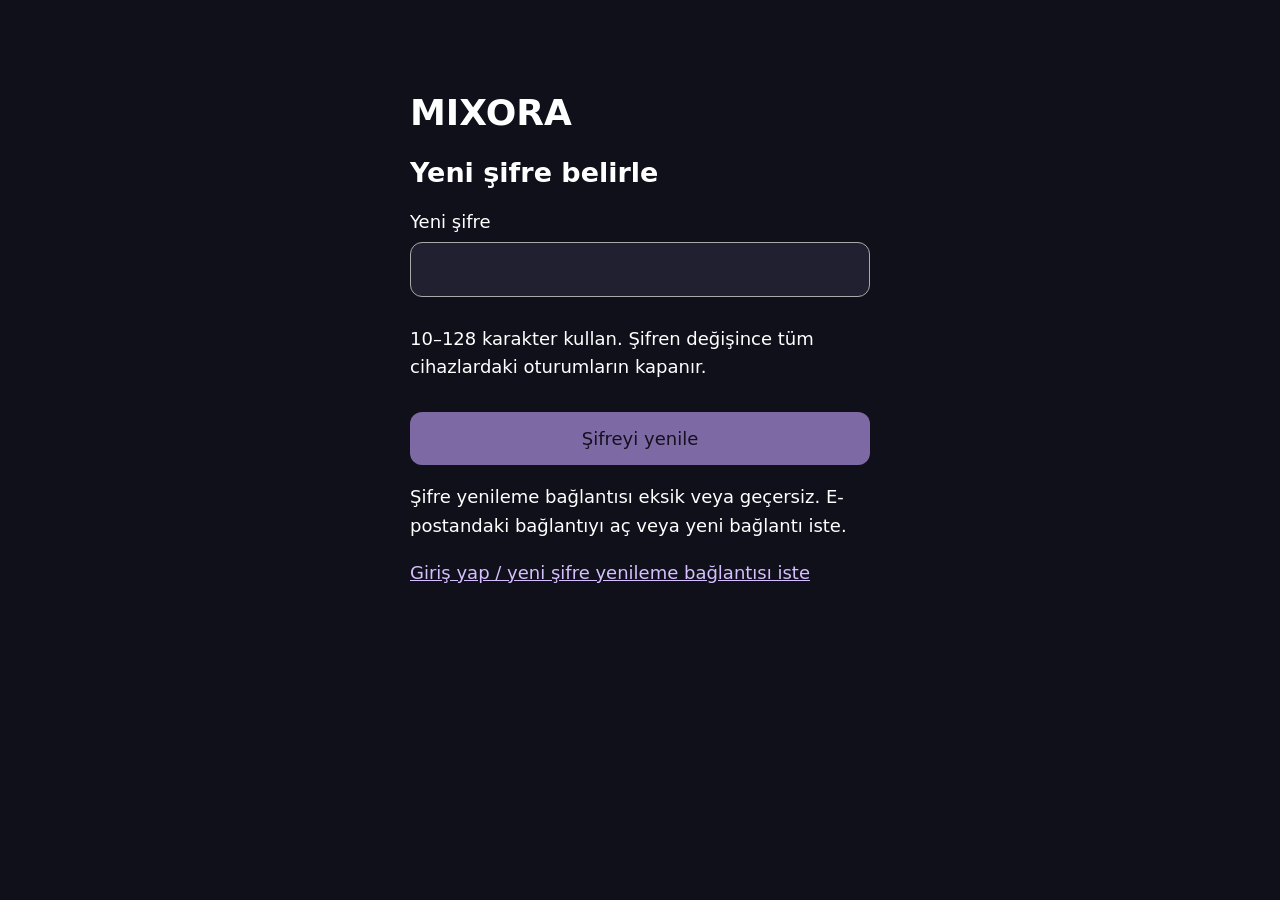
<file: reset-password.html>
<!doctype html>
<html lang="tr">
<head>
  <meta charset="utf-8">
  <meta name="viewport" content="width=device-width,initial-scale=1">
  <meta name="referrer" content="no-referrer">
  <title>MIXORA — Şifre yenile</title>
  <style>
    body{background:#10101b;color:#fff;font:18px system-ui;max-width:460px;margin:48px auto;padding:20px}
    input,button,a{font:inherit}input,button{box-sizing:border-box;width:100%;padding:16px;border-radius:12px}
    input{margin:10px 0;border:1px solid #aaa;background:#202030;color:#fff}button{margin-top:12px;border:0;background:#c6a5ff;color:#171023;cursor:pointer}
    button:disabled{opacity:.6;cursor:default}a{color:#d6bfff}p{line-height:1.6}
    :focus-visible{outline:3px solid #fff;outline-offset:4px}
  </style>
</head>
<body>
  <h1>MIXORA</h1>
  <h2>Yeni şifre belirle</h2>
  <form id="reset">
    <label for="password">Yeni şifre</label>
    <input id="password" name="password" type="password" autocomplete="new-password" minlength="10" maxlength="128" aria-describedby="passwordHelp" required>
    <p id="passwordHelp">10–128 karakter kullan. Şifren değişince tüm cihazlardaki oturumların kapanır.</p>
    <button id="confirm" type="submit">Şifreyi yenile</button>
  </form>
  <p id="result" role="status" aria-live="polite"></p>
  <p><a href="/community.html">Giriş yap / yeni şifre yenileme bağlantısı iste</a></p>
  <script>
    let token=new URLSearchParams(location.search).get('token');
    const form=document.getElementById('reset'),button=document.getElementById('confirm'),password=document.getElementById('password'),result=document.getElementById('result');
    history.replaceState(null,'',location.pathname);
    if(!token||token.length>256){button.disabled=true;password.disabled=true;result.textContent='Şifre yenileme bağlantısı eksik veya geçersiz. E-postandaki bağlantıyı aç veya yeni bağlantı iste.';}
    form.addEventListener('submit',async event=>{
      event.preventDefault();if(button.disabled||!form.reportValidity())return;
      button.disabled=true;password.disabled=true;form.setAttribute('aria-busy','true');result.textContent='Şifre yenileniyor…';
      try{
        const response=await fetch('/api/reset-password',{method:'POST',headers:{'Content-Type':'application/json'},body:JSON.stringify({token,password:password.value})});
        const data=await response.json();
        if(response.ok){
          result.textContent='Şifren değiştirildi. Şimdi yeni şifrenle giriş yapabilirsin.';
          token=null;password.value='';
        }else{
          result.textContent=data.error||'İşlem başarısız. Tekrar dene.';
          button.disabled=false;password.disabled=false;
        }
      }catch(error){
        result.textContent='Yanıt alınamadı. Bağlantını kontrol edip tekrar dene. İşlem tamamlanmış olabilir; bağlantı geçersiz denirse yeni şifrenle giriş yap veya yeni bağlantı iste.';
        button.disabled=false;password.disabled=false;
      }finally{form.removeAttribute('aria-busy');}
    });
  </script>
</body>
</html>
</file>
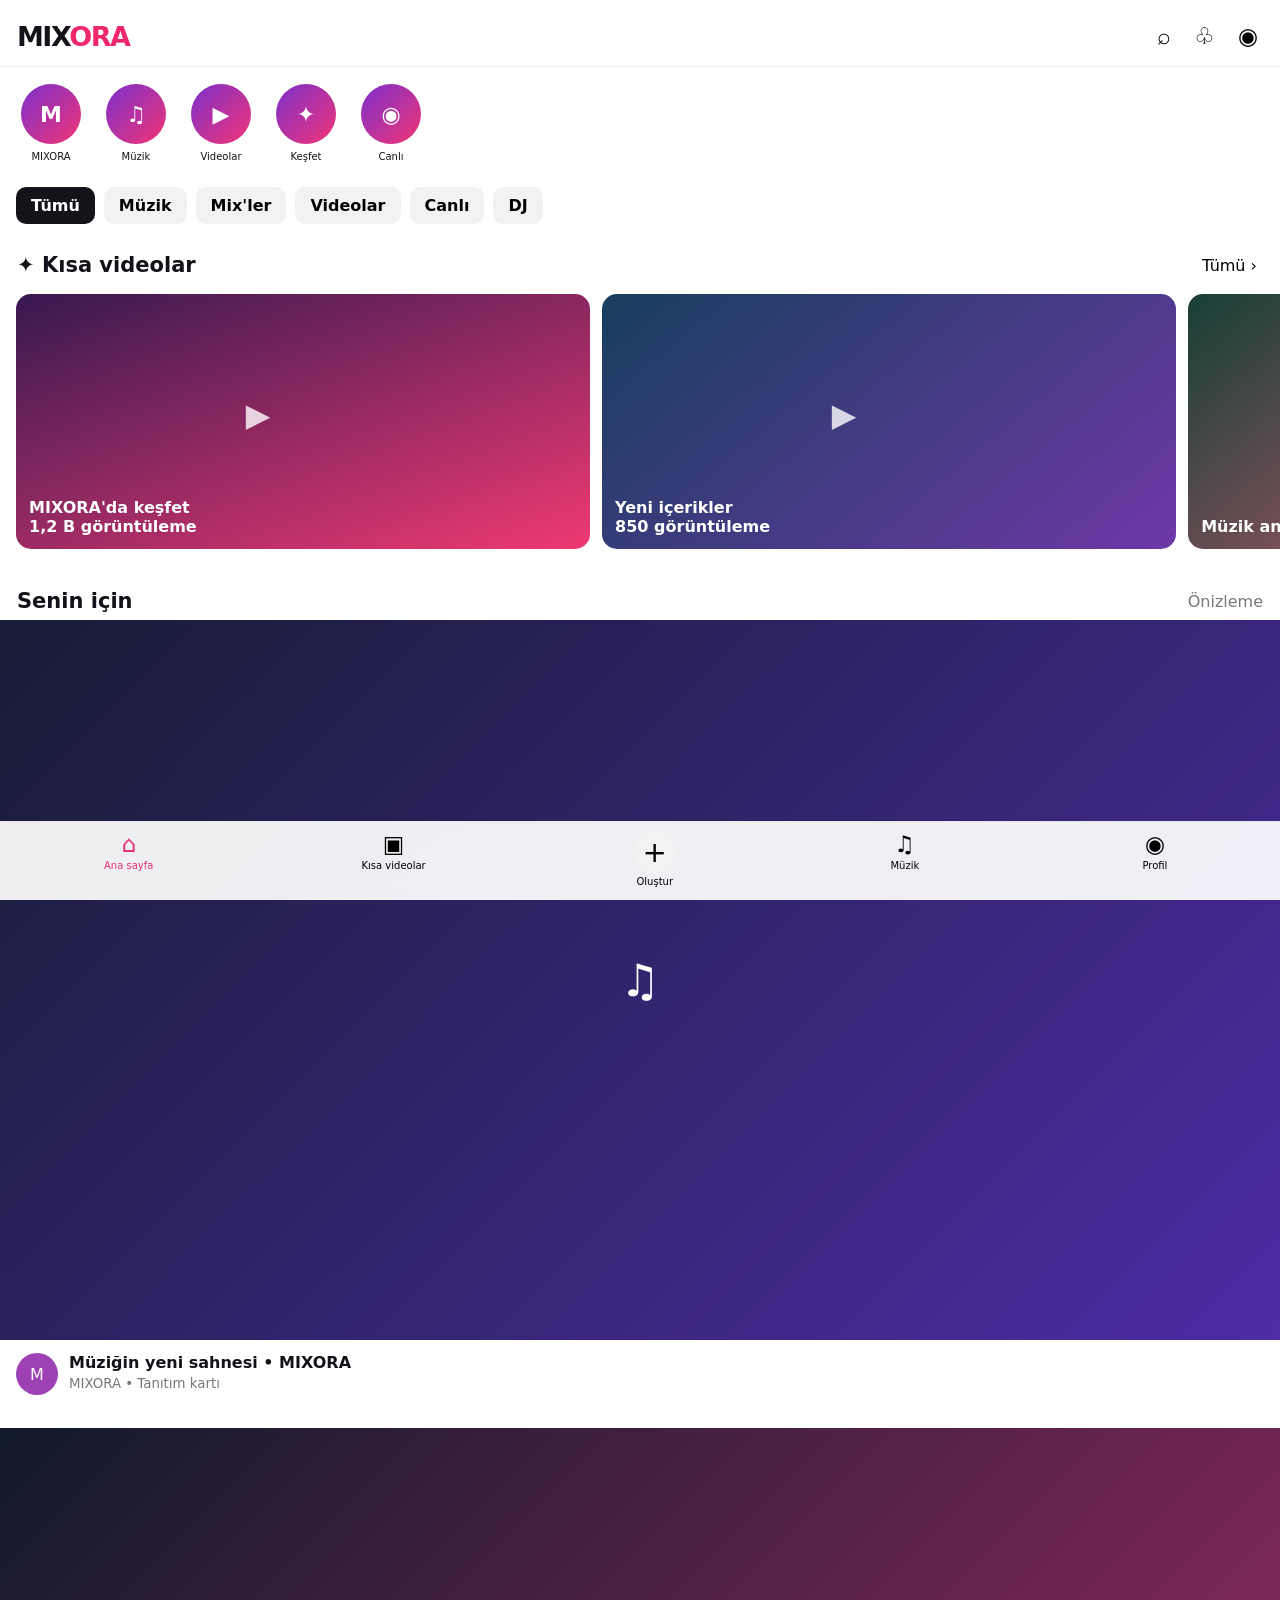
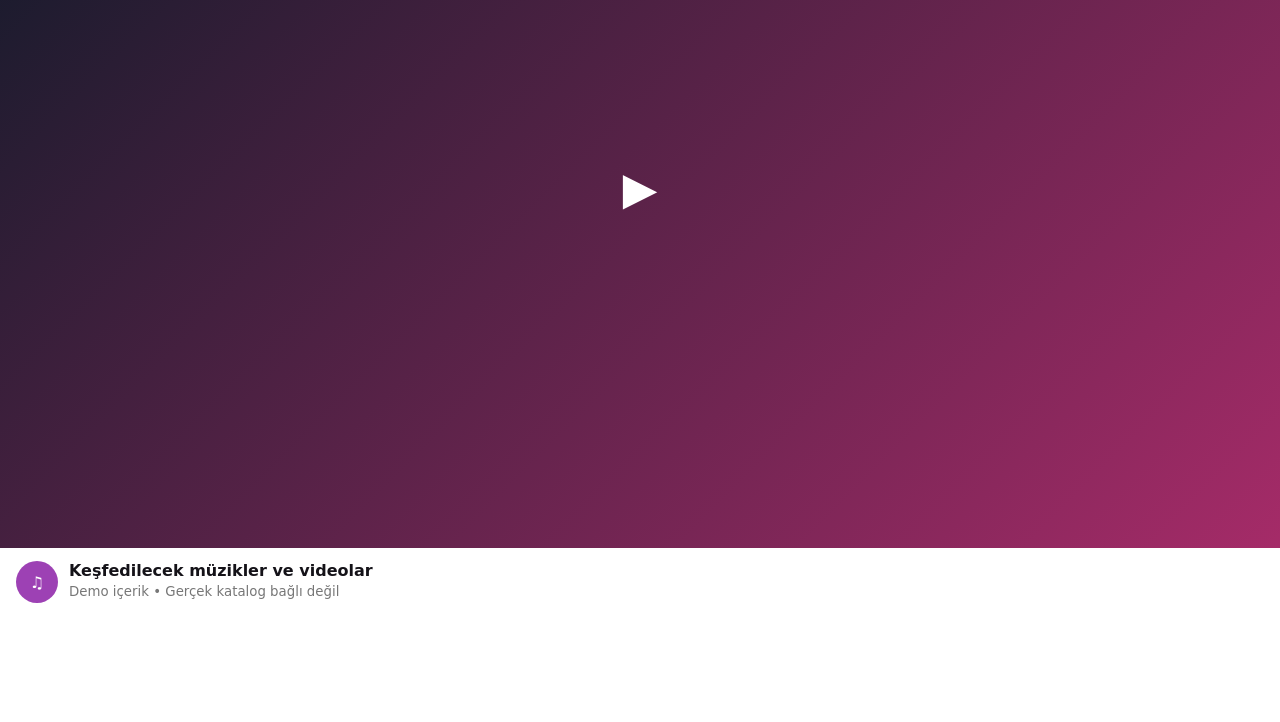
<file: ui-preview.html>
<!doctype html><html lang="tr"><head><meta charset="utf-8"><meta name="viewport" content="width=device-width,initial-scale=1,viewport-fit=cover"><title>MIXORA • Yeni arayüz önizlemesi</title><style>
:root{font-family:system-ui,-apple-system,sans-serif;color:#141218;background:#fff}*{box-sizing:border-box}body{margin:0;padding-bottom:86px}button,input{font:inherit}button{cursor:pointer;border:0;background:none}header{position:sticky;top:0;background:#fff;z-index:5;padding:18px 17px 12px;display:flex;align-items:center;gap:13px;border-bottom:1px solid #f0edf1}.logo{font-size:27px;font-weight:900;letter-spacing:-1.5px;margin-right:auto}.logo span{color:#ee276d}.icon{font-size:23px;padding:5px}.chips{display:flex;overflow:auto;gap:9px;padding:13px 16px;scrollbar-width:none}.chips button{background:#f2f2f3;border-radius:10px;padding:9px 15px;white-space:nowrap;font-weight:650}.chips .active{background:#16121a;color:white}.stories{display:flex;overflow:auto;gap:17px;padding:17px 17px 12px}.story{min-width:68px;text-align:center;font-size:12px}.avatar{margin:auto auto 7px;width:60px;height:60px;border-radius:50%;background:linear-gradient(135deg,#7b30cc,#f33475);display:grid;place-items:center;color:white;font-weight:800;font-size:22px}.story small{display:block;overflow:hidden;text-overflow:ellipsis;white-space:nowrap}.section{padding:16px 17px 7px;display:flex;align-items:center;justify-content:space-between}.section h2{font-size:21px;margin:0;font-weight:800}.muted{color:#777}.rail{display:flex;overflow:auto;gap:12px;padding:10px 16px 24px}.short{position:relative;flex:0 0 46%;height:255px;border-radius:15px;background:linear-gradient(160deg,#361950,#ef3972);color:white;display:flex;align-items:end;padding:13px;font-weight:700;overflow:hidden}.short:nth-child(2){background:linear-gradient(140deg,#173e5e,#6e38a7)}.short:nth-child(3){background:linear-gradient(140deg,#163f35,#ea6381)}.short:before{content:'▶';position:absolute;top:40%;left:40%;font-size:32px;opacity:.8}.video{padding:0 0 20px}.cover{aspect-ratio:16/9;background:linear-gradient(135deg,#101a29,#a52b68);display:flex;align-items:center;justify-content:center;color:white;font-size:45px}.video:nth-child(even) .cover{background:linear-gradient(135deg,#171c35,#4d2ca5)}.info{display:flex;gap:11px;padding:13px 16px}.mini{width:42px;height:42px;flex-shrink:0;border-radius:50%;background:#9d41b4;display:grid;place-items:center;color:white}.info strong{display:block;font-size:16px}.info small{display:block;color:#777;margin-top:4px}nav{position:fixed;bottom:0;left:0;right:0;background:#ffffffed;border-top:1px solid #e8e8e8;display:flex;justify-content:space-around;padding:8px 0 max(12px,env(safe-area-inset-bottom));z-index:8;backdrop-filter:blur(12px)}nav button{display:flex;flex-direction:column;gap:3px;align-items:center;font-size:10px;min-width:54px}nav b{font-size:23px;font-weight:500}nav .selected{color:#e62c74}nav .plus{background:#f2f2f3;border-radius:50%;height:42px;width:42px;display:grid;place-items:center;font-size:29px}.panel{padding:18px}.panel h2{margin:10px 0 16px}.row{display:flex;gap:15px;align-items:center;border-bottom:1px solid #eee;padding:17px 3px;font-weight:600}.row i{font-size:23px;font-style:normal}.row small{margin-left:auto;color:#888}.profile{display:flex;gap:16px;align-items:center;margin:20px 0}.profile .avatar{margin:0;width:78px;height:78px}.pill{padding:12px 18px;background:#f3f3f3;border-radius:25px;font-weight:700}.actions{display:flex;gap:9px}.actions .pill{flex:1}.hidden{display:none}.search{padding:12px 16px}.search input{width:100%;border:1px solid #ddd;border-radius:13px;padding:13px;outline-color:#ed3476}.note{background:#fff4f8;color:#733350;padding:13px;border-radius:12px;margin:15px 0;font-size:13px}a{color:#ce2168}.mediaBox{padding:15px;border:1px solid #e8e2e8;border-radius:15px;margin:14px 0;background:#faf8fa}.mediaBox input{max-width:100%;font-size:13px}.mediaBox video,.mediaBox audio{width:100%;margin-top:12px}.mediaBox video{max-height:65vh;background:#16121a;border-radius:12px}.mediaBox p{font-size:13px;color:#666}</style></head><body>
<header><div class="logo">MIX<span>ORA</span></div><button class="icon" onclick="searchBox.classList.toggle('hidden');searchInput.focus()" aria-label="Ara">⌕</button><button class="icon" aria-label="Bildirimler">♧</button><button class="icon" onclick="show('profil')" aria-label="Profil">◉</button></header>
<div id="searchBox" class="search hidden"><input id="searchInput" placeholder="Sanatçı, şarkı, video veya kanal ara..." oninput="searchNotice.textContent=this.value?'“'+this.value+'” için gerçek arama servisi henüz bağlı değil.':''"><div id="searchNotice" class="muted"></div></div>
<main id="home"><div class="stories"><div class="story"><div class="avatar">M</div><small>MIXORA</small></div><div class="story"><div class="avatar">♫</div><small>Müzik</small></div><div class="story"><div class="avatar">▶</div><small>Videolar</small></div><div class="story"><div class="avatar">✦</div><small>Keşfet</small></div><div class="story"><div class="avatar">◉</div><small>Canlı</small></div></div><div class="chips"><button class="active" onclick="chip(this)">Tümü</button><button onclick="chip(this)">Müzik</button><button onclick="chip(this)">Mix'ler</button><button onclick="chip(this)">Videolar</button><button onclick="chip(this)">Canlı</button><button onclick="chip(this)">DJ</button></div><div class="section"><h2>✦ Kısa videolar</h2><button onclick="show('kisa')">Tümü ›</button></div><div class="rail"><div class="short">MIXORA'da keşfet<br>1,2 B görüntüleme</div><div class="short">Yeni içerikler<br>850 görüntüleme</div><div class="short">Müzik anları</div></div><div class="section"><h2>Senin için</h2><span class="muted">Önizleme</span></div><article class="video"><div class="cover">♫</div><div class="info"><div class="mini">M</div><div><strong>Müziğin yeni sahnesi • MIXORA</strong><small>MIXORA • Tanıtım kartı</small></div></div></article><article class="video"><div class="cover">▶</div><div class="info"><div class="mini">♫</div><div><strong>Keşfedilecek müzikler ve videolar</strong><small>Demo içerik • Gerçek katalog bağlı değil</small></div></div></article></main>
<main id="kisa" class="hidden panel"><h2>Kısa videolar</h2><div class="note">Bu ekran tasarım önizlemesidir. Dikey video akışı ve yükleme altyapısı henüz bağlı değil.</div><div class="short" style="width:100%;height:55vh">MIXORA Shorts</div></main>
<main id="olustur" class="hidden panel"><h2>İçerik oluştur</h2><div class="mediaBox"><strong>▣ Video seç ve oynat</strong><p>Video yalnızca cihazında açılır; sunucuya yüklenmez.</p><input id="localVideo" type="file" accept="video/*"><video id="videoPlayer" controls playsinline preload="metadata"></video></div><div class="row"><i>◉</i> Canlı yayın başlat <small>Yakında</small></div><div class="row" onclick="show('muzik')"><i>♫</i> Kendi müziğini dinle <small>→</small></div><div class="row" onclick="location.href='index.html'"><i>🎛</i> DJ Stüdyosu'na git <small>↗</small></div></main>
<main id="muzik" class="hidden panel"><h2>Müzik ve abonelikler</h2><div class="mediaBox"><strong>♫ Kendi müziğini dinle</strong><p>Ses dosyası seç. Dosyan cihazında kalır.</p><input id="localAudio" type="file" accept="audio/*"><audio id="audioPlayer" controls preload="metadata"></audio><div id="audioName" class="muted"></div></div><div class="note">Çevrimiçi sanatçı kataloğu henüz bağlı değil. DJ stüdyosu mevcut uygulamaya gider.</div><div class="row" onclick="location.href='index.html'"><i>🎛</i> DJ Stüdyosu <small>↗</small></div><div class="row"><i>♡</i> Beğenilen müzikler</div><div class="row"><i>▤</i> Çalma listeleri</div><div class="row"><i>◉</i> Takip edilen kanallar</div></main>
<main id="profil" class="hidden panel"><div class="profile"><div class="avatar">M</div><div><h2 style="margin:0">MIXORA Kullanıcısı</h2><div class="muted">Profil önizlemesi</div></div></div><div class="actions"><button class="pill">Kanalım</button><button class="pill" onclick="show('ayarlar')">⚙ Ayarlar</button></div><h2>Kitaplığım</h2><div class="row"><i>◷</i> Geçmiş</div><div class="row"><i>♡</i> Beğenilen videolar</div><div class="row"><i>▤</i> Çalma listeleri</div><div class="row"><i>↓</i> İndirilenler</div></main>
<main id="ayarlar" class="hidden panel"><button onclick="show('profil')">‹ Geri</button><h2>Ayarlar</h2><div class="row"><i>⚙</i> Genel</div><div class="row"><i>◉</i> Hesap yönetimi</div><div class="row"><i>♧</i> Bildirimler</div><div class="row"><i>♧</i> Gizlilik</div><div class="row"><i>♫</i> Ses kalitesi</div><div class="row"><i>▶</i> Oynatma</div><div class="row"><i>↓</i> Arka plan ve indirilenler</div><div class="row"><i>◎</i> Dil</div><div class="note">Bu menüler tasarım önizlemesidir; gerçek hesap ayarlarını değiştirmez.</div></main>
<nav><button id="nav-home" class="selected" onclick="show('home')"><b>⌂</b>Ana sayfa</button><button id="nav-kisa" onclick="show('kisa')"><b>▣</b>Kısa videolar</button><button onclick="show('olustur')"><span class="plus">+</span>Oluştur</button><button id="nav-muzik" onclick="show('muzik')"><b>♫</b>Müzik</button><button id="nav-profil" onclick="show('profil')"><b>◉</b>Profil</button></nav>
<script>function show(id){document.querySelectorAll('main').forEach(x=>x.classList.toggle('hidden',x.id!==id));document.querySelectorAll('nav button').forEach(x=>x.classList.remove('selected'));let n=document.getElementById('nav-'+id);if(n)n.classList.add('selected');scrollTo(0,0)}function chip(b){document.querySelectorAll('.chips button').forEach(x=>x.classList.remove('active'));b.classList.add('active');if(b.textContent==='DJ')location.href='index.html';else if(b.textContent==='Canlı')show('olustur');else if(b.textContent==='Müzik')show('muzik')};let videoURL=null,audioURL=null;document.getElementById('localVideo').addEventListener('change',function(){if(videoURL)URL.revokeObjectURL(videoURL);const f=this.files?.[0];if(!f)return;videoURL=URL.createObjectURL(f);const v=document.getElementById('videoPlayer');v.src=videoURL;v.load()});document.getElementById('localAudio').addEventListener('change',function(){if(audioURL)URL.revokeObjectURL(audioURL);const f=this.files?.[0];if(!f)return;audioURL=URL.createObjectURL(f);const a=document.getElementById('audioPlayer');a.src=audioURL;a.load();document.getElementById('audioName').textContent=f.name});</script></body></html>
</file>
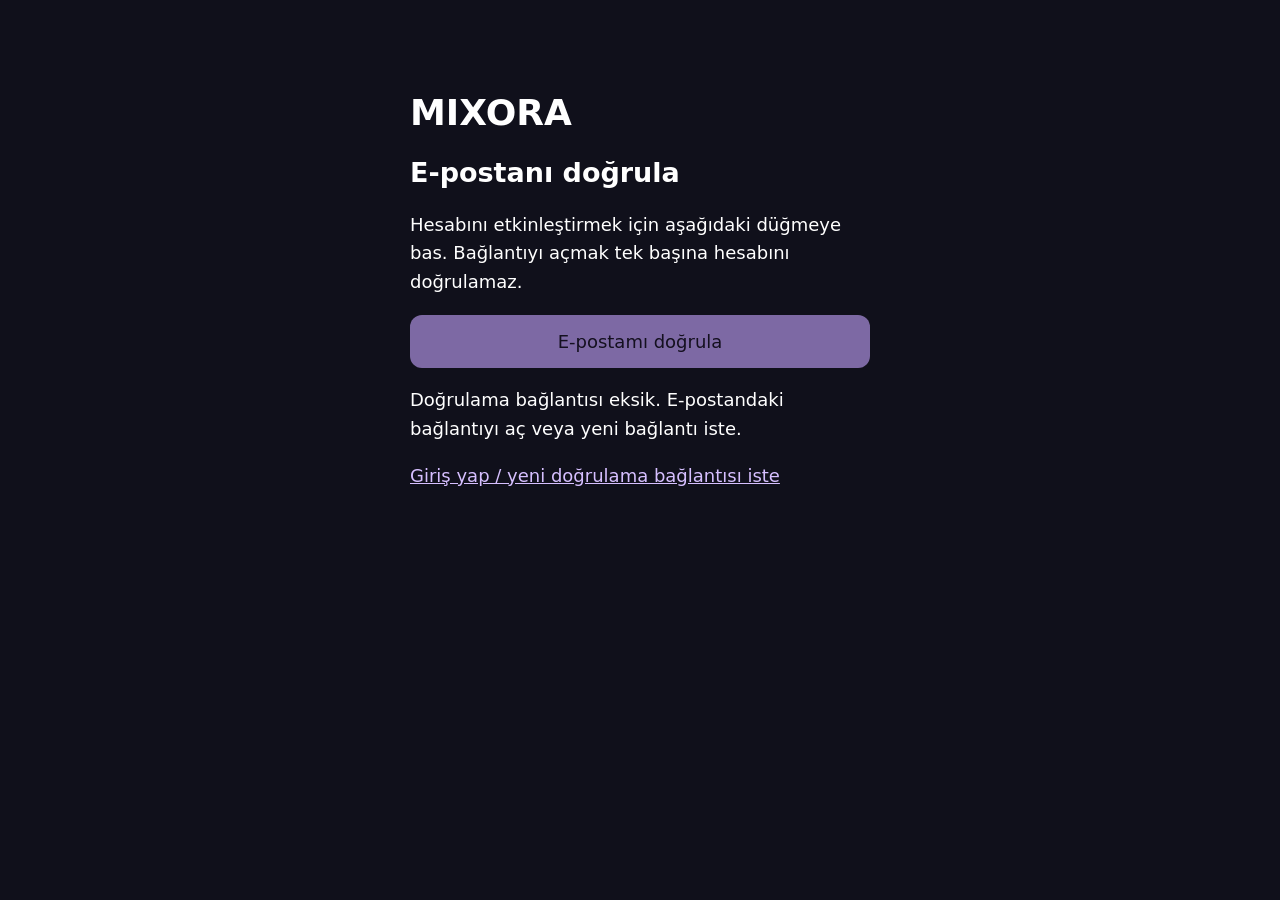
<file: verify-email.html>
<!doctype html>
<html lang="tr">
<head>
  <meta charset="utf-8">
  <meta name="viewport" content="width=device-width,initial-scale=1">
  <meta name="referrer" content="no-referrer">
  <title>MIXORA — E-postanı doğrula</title>
  <style>
    body{background:#10101b;color:#fff;font:18px system-ui;max-width:460px;margin:48px auto;padding:20px}
    button,a{font:inherit}button{padding:16px;border:0;border-radius:12px;background:#c6a5ff;color:#171023;cursor:pointer;width:100%}
    button:disabled{opacity:.6;cursor:default}a{color:#d6bfff}p{line-height:1.6}
    :focus-visible{outline:3px solid #fff;outline-offset:4px}
  </style>
</head>
<body>
  <h1>MIXORA</h1>
  <h2>E-postanı doğrula</h2>
  <p>Hesabını etkinleştirmek için aşağıdaki düğmeye bas. Bağlantıyı açmak tek başına hesabını doğrulamaz.</p>
  <form id="verify"><button id="confirm" type="submit">E-postamı doğrula</button></form>
  <p id="result" role="status" aria-live="polite"></p>
  <p><a href="/community.html">Giriş yap / yeni doğrulama bağlantısı iste</a></p>
  <script>
    const token=new URLSearchParams(location.search).get('token');
    const form=document.getElementById('verify'),button=document.getElementById('confirm'),result=document.getElementById('result');
    // Keep the secret out of subsequent navigation and browser history entries.
    history.replaceState(null,'',location.pathname);
    if(!token){button.disabled=true;result.textContent='Doğrulama bağlantısı eksik. E-postandaki bağlantıyı aç veya yeni bağlantı iste.';}
    form.addEventListener('submit',async event=>{
      event.preventDefault();if(button.disabled)return;
      button.disabled=true;form.setAttribute('aria-busy','true');result.textContent='Doğrulanıyor…';
      try{
        const response=await fetch('/api/verify-email',{method:'POST',headers:{'Content-Type':'application/json'},body:JSON.stringify({token})});
        const data=await response.json();
        result.textContent=response.ok?'E-posta doğrulandı. Şimdi giriş yapabilirsin.':(data.error||'Doğrulama başarısız. Tekrar dene.');
        button.disabled=response.ok||response.status===400;
      }catch(error){result.textContent='Sunucuya ulaşılamadı. Bağlantını kontrol edip tekrar dene.';button.disabled=false;}
      finally{form.removeAttribute('aria-busy');}
    });
  </script>
</body>
</html>
</file>
